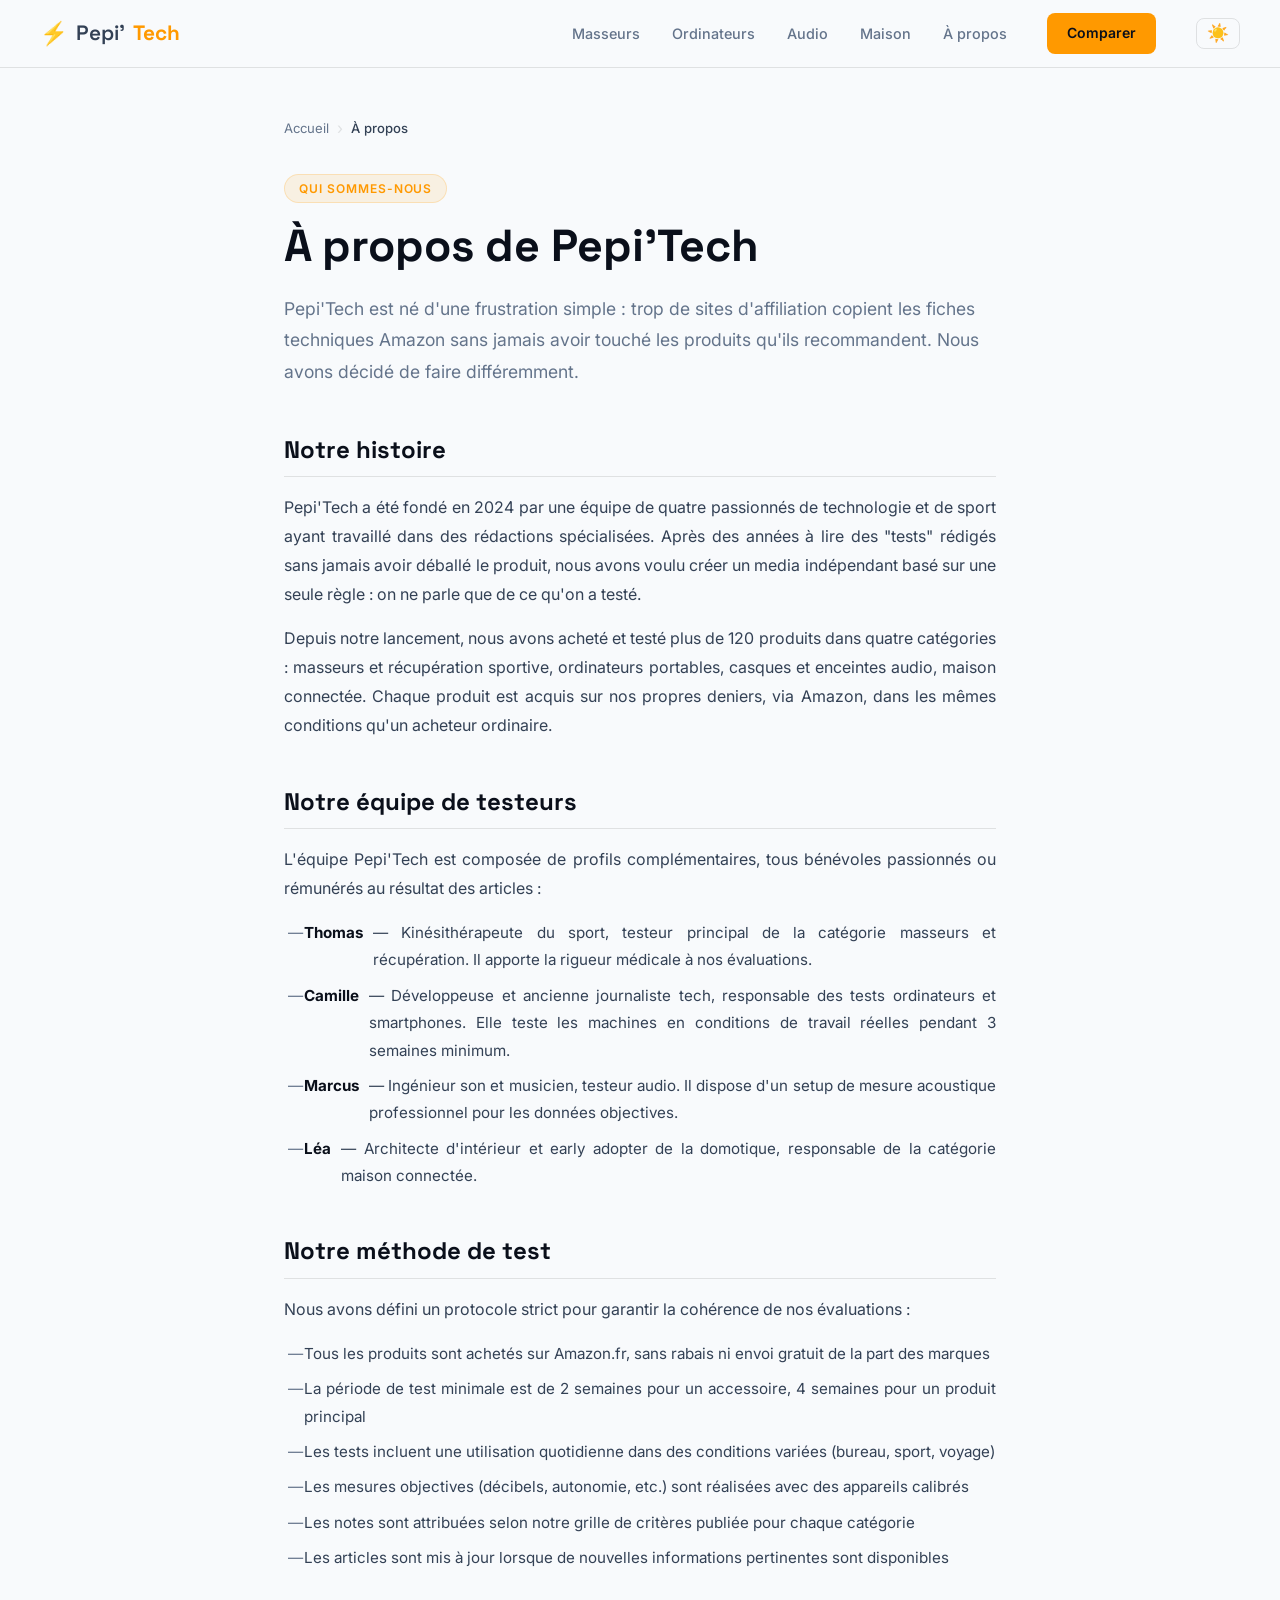
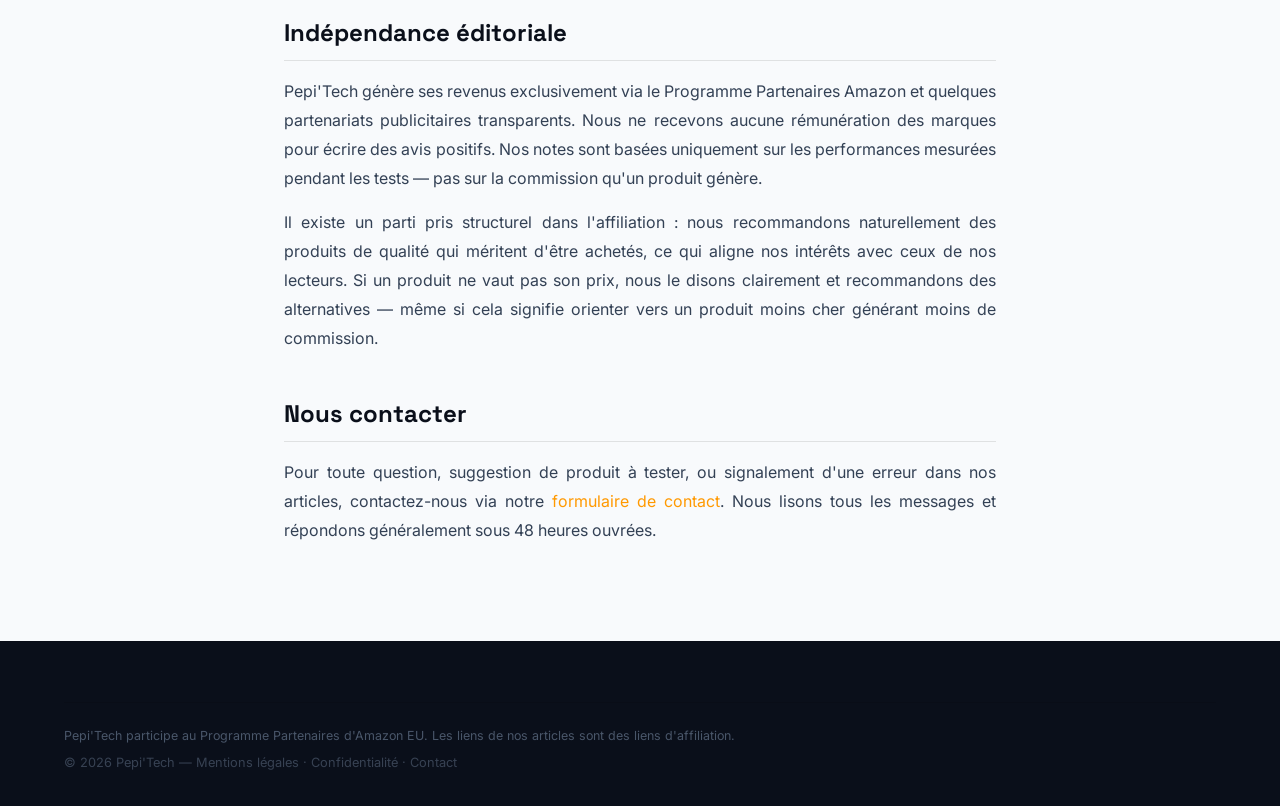
<file: a-propos.html>
<!DOCTYPE html>
<html lang="fr">
<head>
  <meta charset="UTF-8">
  <link rel="icon" href="data:image/svg+xml,<svg xmlns='http://www.w3.org/2000/svg' viewBox='0 0 100 100'><text y='.9em' font-size='90'>⚡</text></svg>" />
  <script>document.documentElement.setAttribute('data-theme',localStorage.getItem('pepitech-theme')||'light');</script>
  <meta name="viewport" content="width=device-width, initial-scale=1.0">
  <title>À propos de Pepi'Tech — Notre méthode de test</title>
  <meta name="description" content="Qui sommes-nous ? Découvrez l'équipe Pepi'Tech, notre méthode de test indépendante et notre engagement pour des avis honnêtes sur les produits Amazon.">
  <link rel="canonical" href="https://donol83170-max.github.io/AmazonAffiliation/a-propos.html">
  <meta name="theme-color" content="#FF9900">
  <link rel="manifest" href="manifest.json">

  <meta property="og:type" content="website">
  <meta property="og:title" content="À propos de Pepi'Tech — Notre méthode de test">
  <meta property="og:description" content="Équipe de testeurs passionnés, méthode de test transparente et indépendance éditoriale totale.">
  <meta property="og:url" content="https://donol83170-max.github.io/AmazonAffiliation/a-propos.html">
  <meta property="og:image" content="https://images.unsplash.com/photo-1544161515-4ab6ce6db874?w=1200&q=80">

  <link rel="preconnect" href="https://fonts.googleapis.com">
  <link rel="preconnect" href="https://fonts.gstatic.com" crossorigin>
  <link href="https://fonts.googleapis.com/css2?family=Inter:wght@400;500;600&family=Space+Grotesk:wght@600;700;800&display=swap" rel="stylesheet">

  <link rel="stylesheet" href="style.css">
  <link rel="stylesheet" href="article.css">
</head>
<body>

<nav class="nav" id="nav">
  <div class="nav-inner">
    <a href="index.html" class="logo">
      <span class="logo-icon">⚡</span>
      Pepi'<strong>Tech</strong>
    </a>
    <ul class="nav-links">
      <li><a href="index.html#selection">Masseurs</a></li>
      <li><a href="index.html#selection">Ordinateurs</a></li>
      <li><a href="index.html#selection">Audio</a></li>
      <li><a href="index.html#selection">Maison</a></li>
      <li><a href="a-propos.html">À propos</a></li>
    </ul>
    <a href="index.html#comparatif" class="nav-cta">Comparer</a>
    <button class="theme-toggle" id="themeToggle" aria-label="Changer le thème">
      <span class="theme-icon">🌙</span>
    </button>
    <button class="burger" id="burger" aria-label="Menu">
      <span></span><span></span><span></span>
    </button>
  </div>
</nav>

<div class="mobile-menu" id="mobile-menu">
  <ul>
    <li><a href="index.html#selection">🛍️ Sélection</a></li>
    <li><a href="index.html">🏠 Accueil</a></li>
    <li><a href="contact.html">📬 Contact</a></li>
  </ul>
</div>

<main class="article-main">
  <div class="article-container">

    <nav class="breadcrumb">
      <a href="index.html">Accueil</a>
      <span class="breadcrumb-sep">›</span>
      <span class="breadcrumb-current">À propos</span>
    </nav>

    <header class="article-header">
      <span class="article-tag">Qui sommes-nous</span>
      <h1>À propos de Pepi'Tech</h1>
      <p class="article-intro">Pepi'Tech est né d'une frustration simple : trop de sites d'affiliation copient les fiches techniques Amazon sans jamais avoir touché les produits qu'ils recommandent. Nous avons décidé de faire différemment.</p>
    </header>

    <div class="article-body">

      <h2>Notre histoire</h2>
      <p>Pepi'Tech a été fondé en 2024 par une équipe de quatre passionnés de technologie et de sport ayant travaillé dans des rédactions spécialisées. Après des années à lire des "tests" rédigés sans jamais avoir déballé le produit, nous avons voulu créer un media indépendant basé sur une seule règle : on ne parle que de ce qu'on a testé.</p>
      <p>Depuis notre lancement, nous avons acheté et testé plus de 120 produits dans quatre catégories : masseurs et récupération sportive, ordinateurs portables, casques et enceintes audio, maison connectée. Chaque produit est acquis sur nos propres deniers, via Amazon, dans les mêmes conditions qu'un acheteur ordinaire.</p>

      <h2>Notre équipe de testeurs</h2>
      <p>L'équipe Pepi'Tech est composée de profils complémentaires, tous bénévoles passionnés ou rémunérés au résultat des articles :</p>
      <ul class="article-list">
        <li><strong>Thomas</strong> — Kinésithérapeute du sport, testeur principal de la catégorie masseurs et récupération. Il apporte la rigueur médicale à nos évaluations.</li>
        <li><strong>Camille</strong> — Développeuse et ancienne journaliste tech, responsable des tests ordinateurs et smartphones. Elle teste les machines en conditions de travail réelles pendant 3 semaines minimum.</li>
        <li><strong>Marcus</strong> — Ingénieur son et musicien, testeur audio. Il dispose d'un setup de mesure acoustique professionnel pour les données objectives.</li>
        <li><strong>Léa</strong> — Architecte d'intérieur et early adopter de la domotique, responsable de la catégorie maison connectée.</li>
      </ul>

      <h2>Notre méthode de test</h2>
      <p>Nous avons défini un protocole strict pour garantir la cohérence de nos évaluations :</p>
      <ul class="article-list">
        <li>Tous les produits sont achetés sur Amazon.fr, sans rabais ni envoi gratuit de la part des marques</li>
        <li>La période de test minimale est de 2 semaines pour un accessoire, 4 semaines pour un produit principal</li>
        <li>Les tests incluent une utilisation quotidienne dans des conditions variées (bureau, sport, voyage)</li>
        <li>Les mesures objectives (décibels, autonomie, etc.) sont réalisées avec des appareils calibrés</li>
        <li>Les notes sont attribuées selon notre grille de critères publiée pour chaque catégorie</li>
        <li>Les articles sont mis à jour lorsque de nouvelles informations pertinentes sont disponibles</li>
      </ul>

      <h2>Indépendance éditoriale</h2>
      <p>Pepi'Tech génère ses revenus exclusivement via le Programme Partenaires Amazon et quelques partenariats publicitaires transparents. Nous ne recevons aucune rémunération des marques pour écrire des avis positifs. Nos notes sont basées uniquement sur les performances mesurées pendant les tests — pas sur la commission qu'un produit génère.</p>
      <p>Il existe un parti pris structurel dans l'affiliation : nous recommandons naturellement des produits de qualité qui méritent d'être achetés, ce qui aligne nos intérêts avec ceux de nos lecteurs. Si un produit ne vaut pas son prix, nous le disons clairement et recommandons des alternatives — même si cela signifie orienter vers un produit moins cher générant moins de commission.</p>

      <h2>Nous contacter</h2>
      <p>Pour toute question, suggestion de produit à tester, ou signalement d'une erreur dans nos articles, contactez-nous via notre <a href="contact.html" style="color:var(--orange);">formulaire de contact</a>. Nous lisons tous les messages et répondons généralement sous 48 heures ouvrées.</p>

    </div>

  </div>
</main>

<footer class="footer">
  <div class="container">
    <div class="footer-bottom">
      <p class="affiliate-note">Pepi'Tech participe au Programme Partenaires d'Amazon EU. Les liens de nos articles sont des liens d'affiliation.</p>
      <p class="copyright">© 2026 Pepi'Tech — <a href="mentions-legales.html">Mentions légales</a> · <a href="confidentialite.html">Confidentialité</a> · <a href="contact.html">Contact</a></p>
    </div>
  </div>
</footer>

<script src="scripts.js"></script>
</body>
</html>
</file>
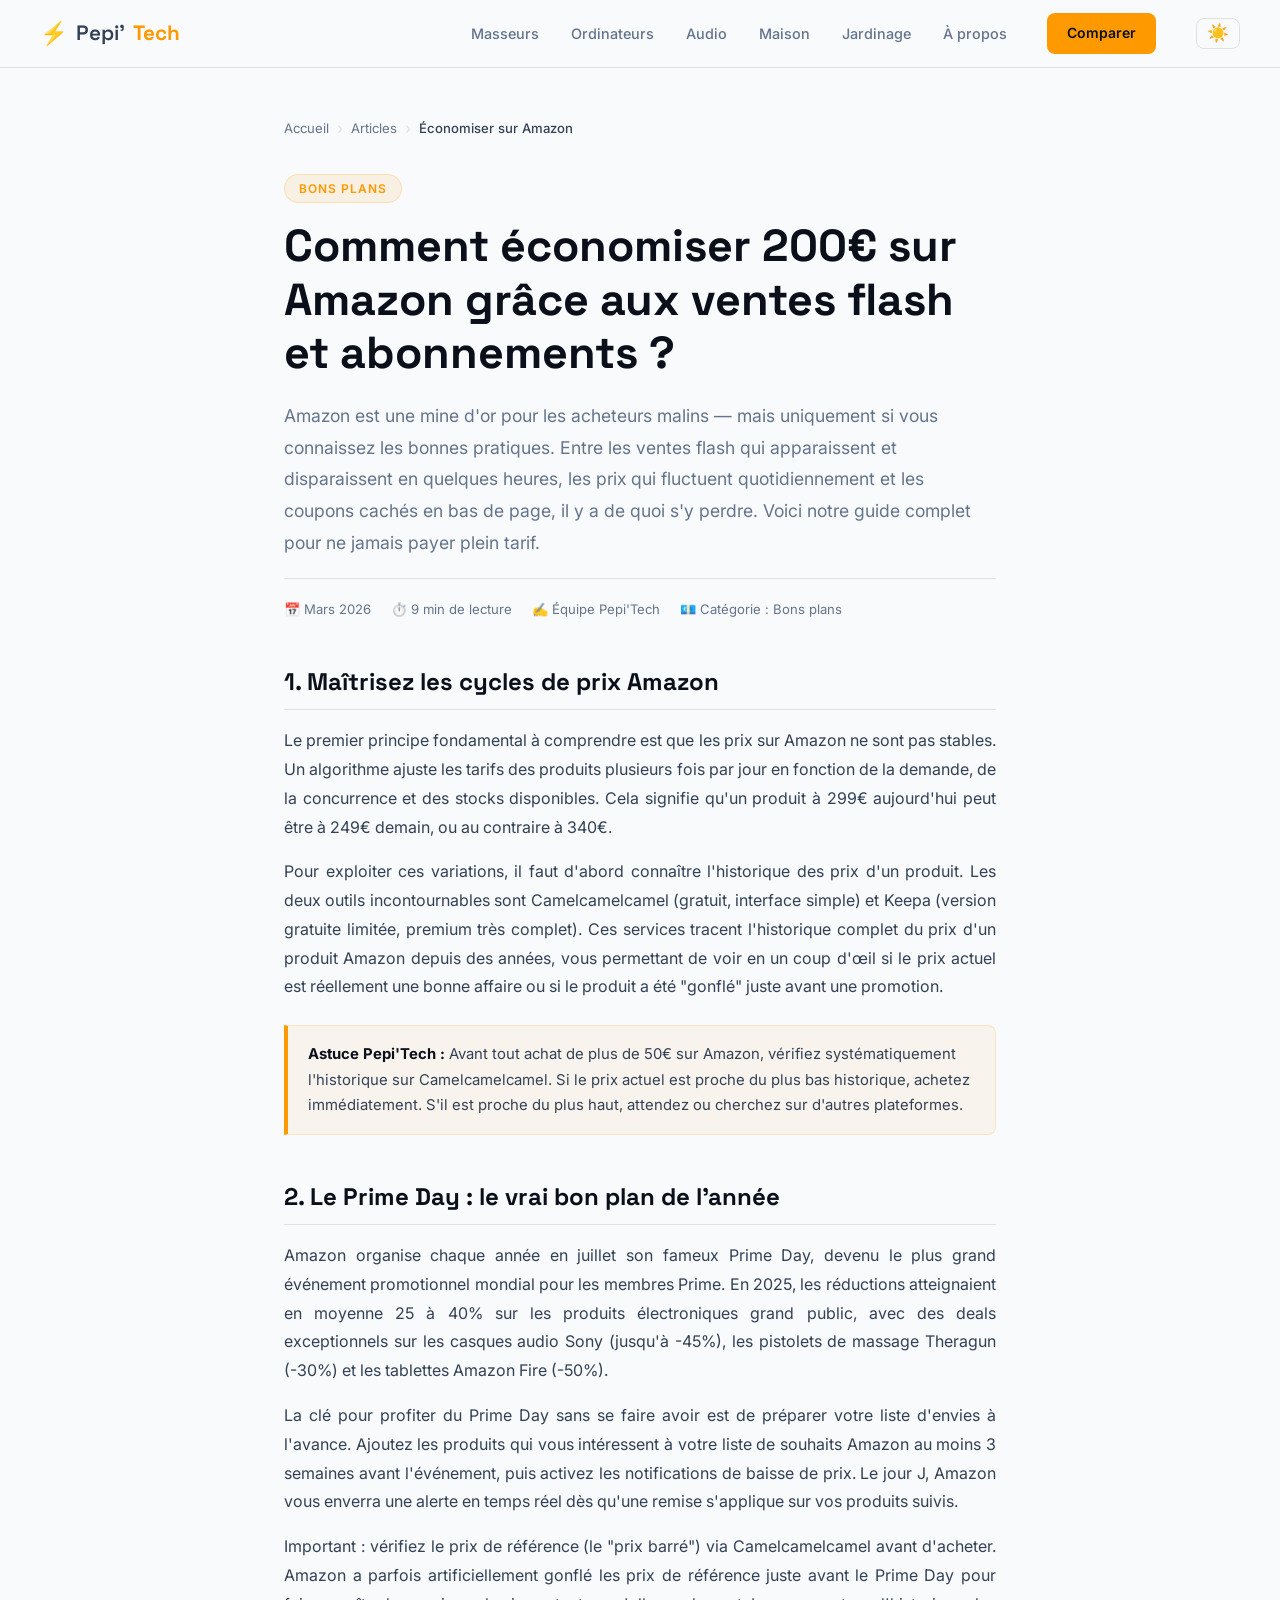
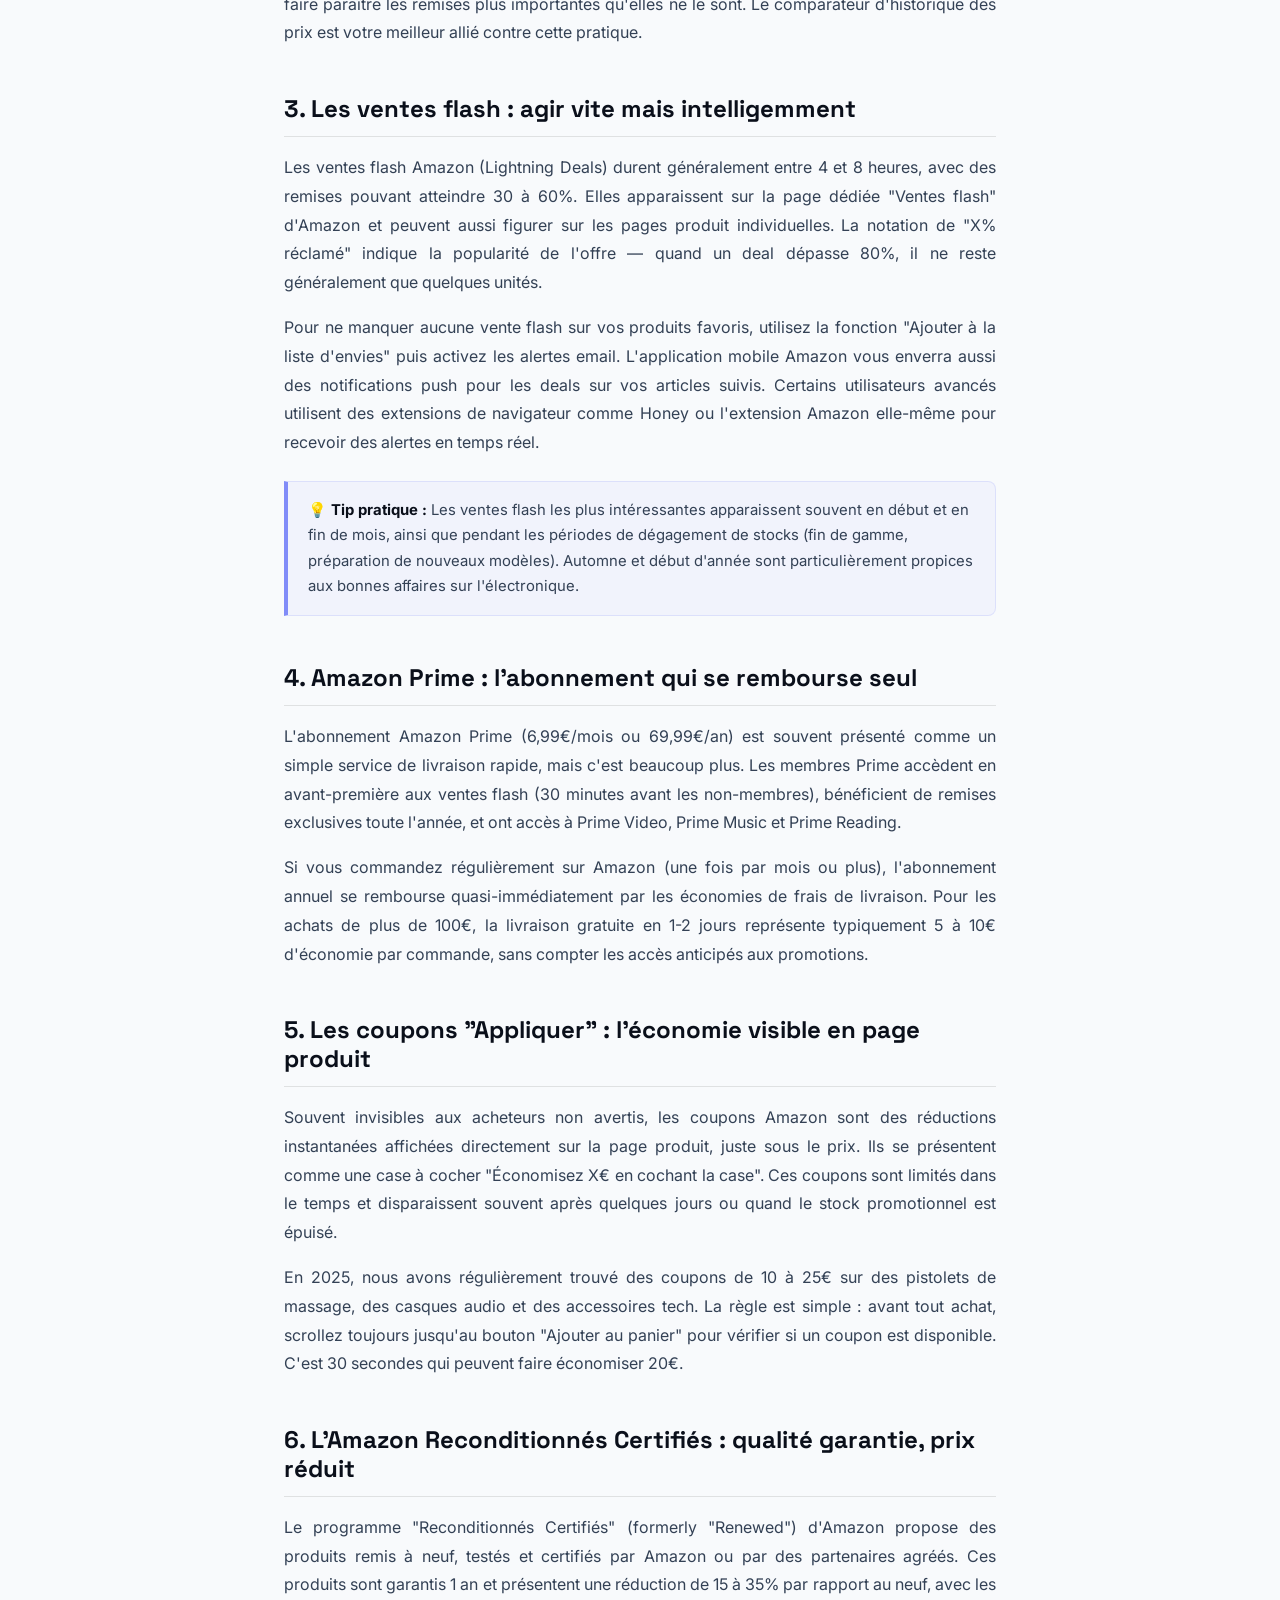
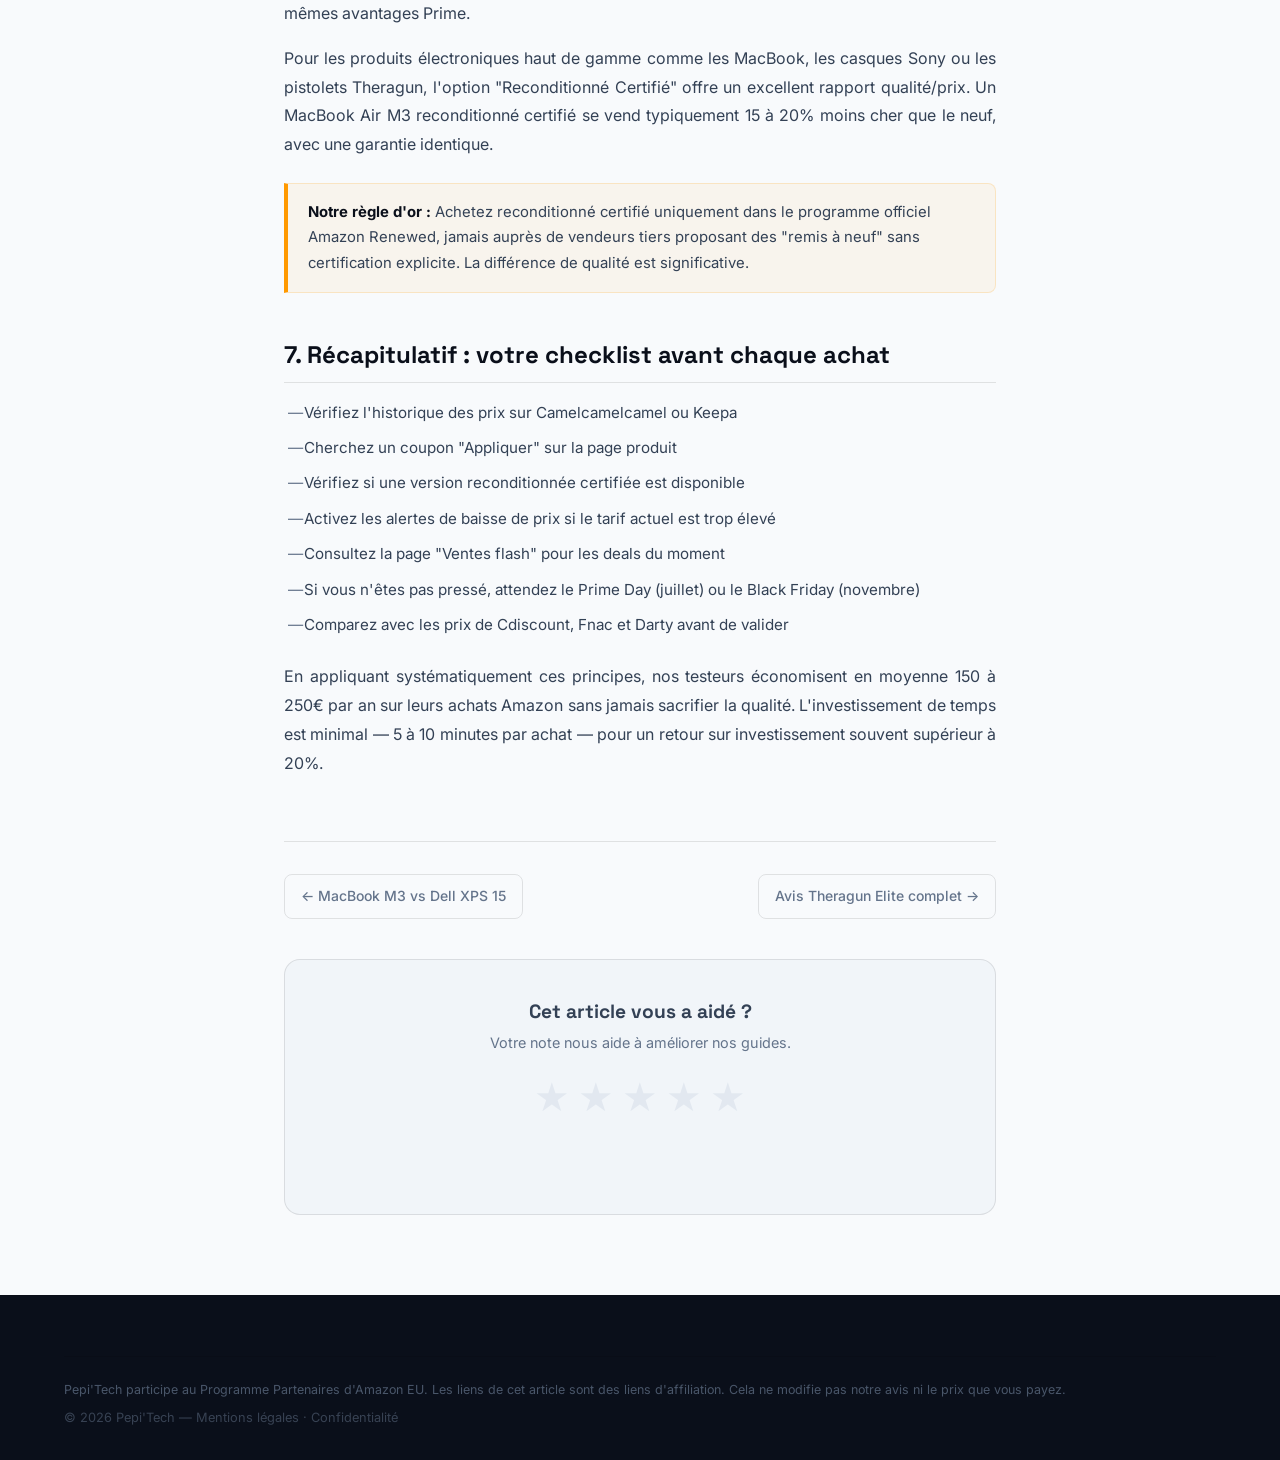
<file: article4.html>
<!DOCTYPE html>
<html lang="fr">
<head>
  <meta charset="UTF-8">
  <link rel="icon" href="data:image/svg+xml,<svg xmlns='http://www.w3.org/2000/svg' viewBox='0 0 100 100'><text y='.9em' font-size='90'>⚡</text></svg>" />
  <script>document.documentElement.setAttribute('data-theme',localStorage.getItem('pepitech-theme')||'light');</script>
  <meta name="viewport" content="width=device-width, initial-scale=1.0">
  <title>Comment économiser 200€ sur Amazon grâce aux ventes flash ? — Pepi'Tech</title>
  <meta name="description" content="Prime Day, ventes flash, abonnements, Camelcamelcamel, Keepa : tous nos conseils pour payer le juste prix sur Amazon et économiser sur vos achats.">
  <link rel="canonical" href="https://donol83170-max.github.io/AmazonAffiliation/article4.html">
  <meta name="theme-color" content="#FF9900">
  <link rel="manifest" href="manifest.json">

  <meta property="og:type" content="article">
  <meta property="og:title" content="Comment économiser 200€ sur Amazon grâce aux ventes flash ?">
  <meta property="og:description" content="Prime Day, ventes flash, Camelcamelcamel, Keepa, reconditionné certifié : tous nos tips pour acheter malin sur Amazon.">
  <meta property="og:url" content="https://donol83170-max.github.io/AmazonAffiliation/article4.html">
  <meta property="og:image" content="https://images.unsplash.com/photo-1544161515-4ab6ce6db874?w=1200&q=80">
  <meta name="twitter:card" content="summary_large_image">

  <link rel="preconnect" href="https://fonts.googleapis.com">
  <link rel="preconnect" href="https://fonts.gstatic.com" crossorigin>
  <link href="https://fonts.googleapis.com/css2?family=Inter:wght@400;500;600&family=Space+Grotesk:wght@600;700;800&display=swap" rel="stylesheet">

  <link rel="stylesheet" href="style.css">
  <link rel="stylesheet" href="article.css">
  <script type="application/ld+json">
  {
    "@context": "https://schema.org",
    "@type": "Article",
    "headline": "Comment économiser 200€ sur Amazon grâce aux ventes flash ?",
    "description": "Prime Day, ventes flash, abonnements, Camelcamelcamel, Keepa : tous nos conseils pour payer le juste prix sur Amazon.",
    "author": {"@type": "Organization", "name": "Pepi'Tech", "url": "https://donol83170-max.github.io/AmazonAffiliation"},
    "publisher": {"@type": "Organization", "name": "Pepi'Tech", "url": "https://donol83170-max.github.io/AmazonAffiliation"},
    "datePublished": "2026-02-10",
    "dateModified": "2026-03-28",
    "mainEntityOfPage": {"@type": "WebPage", "@id": "https://donol83170-max.github.io/AmazonAffiliation/article4.html"},
    "image": "https://images.unsplash.com/photo-1523474253046-8cd2748b5fd2?w=1200&q=80",
    "inLanguage": "fr-FR"
  }
  </script>
</head>
<body>

<nav class="nav" id="nav">
  <div class="nav-inner">
    <a href="index.html" class="logo">
      <span class="logo-icon">⚡</span>
      Pepi'<strong>Tech</strong>
    </a>
    <ul class="nav-links">
      <li><a href="index.html?cat=masseur">Masseurs</a></li>
      <li><a href="index.html?cat=pc">Ordinateurs</a></li>
      <li><a href="index.html?cat=audio">Audio</a></li>
      <li><a href="index.html?cat=maison">Maison</a></li>
      <li><a href="index.html?cat=jardinage">Jardinage</a></li>
      <li><a href="a-propos.html">À propos</a></li>
    </ul>
    <a href="index.html#comparatif" class="nav-cta">Comparer</a>
    <button class="theme-toggle" id="themeToggle" aria-label="Changer le thème">
      <span class="theme-icon">🌙</span>
    </button>
    <button class="burger" id="burger" aria-label="Menu">
      <span></span><span></span><span></span>
    </button>
  </div>
</nav>

<div class="mobile-menu" id="mobile-menu">
  <ul>
    <li><a href="index.html#selection">💆 Masseurs</a></li>
    <li><a href="index.html#selection">💻 Ordinateurs</a></li>
    <li><a href="index.html">🏠 Accueil</a></li>
    <li><a href="contact.html">📬 Contact</a></li>
  </ul>
</div>

<main class="article-main">
  <div class="article-container">

    <nav class="breadcrumb">
      <a href="index.html">Accueil</a>
      <span class="breadcrumb-sep">›</span>
      <a href="index.html#articles">Articles</a>
      <span class="breadcrumb-sep">›</span>
      <span class="breadcrumb-current">Économiser sur Amazon</span>
    </nav>

    <header class="article-header">
      <span class="article-tag">Bons plans</span>
      <h1>Comment économiser 200€ sur Amazon grâce aux ventes flash et abonnements ?</h1>
      <p class="article-intro">Amazon est une mine d'or pour les acheteurs malins — mais uniquement si vous connaissez les bonnes pratiques. Entre les ventes flash qui apparaissent et disparaissent en quelques heures, les prix qui fluctuent quotidiennement et les coupons cachés en bas de page, il y a de quoi s'y perdre. Voici notre guide complet pour ne jamais payer plein tarif.</p>
      <div class="article-meta">
        <span>📅 Mars 2026</span>
        <span>⏱️ 9 min de lecture</span>
        <span>✍️ Équipe Pepi'Tech</span>
        <span>💶 Catégorie : Bons plans</span>
      </div>
    </header>

    <div class="article-body">

      <h2>1. Maîtrisez les cycles de prix Amazon</h2>
      <p>Le premier principe fondamental à comprendre est que les prix sur Amazon ne sont pas stables. Un algorithme ajuste les tarifs des produits plusieurs fois par jour en fonction de la demande, de la concurrence et des stocks disponibles. Cela signifie qu'un produit à 299€ aujourd'hui peut être à 249€ demain, ou au contraire à 340€.</p>
      <p>Pour exploiter ces variations, il faut d'abord connaître l'historique des prix d'un produit. Les deux outils incontournables sont Camelcamelcamel (gratuit, interface simple) et Keepa (version gratuite limitée, premium très complet). Ces services tracent l'historique complet du prix d'un produit Amazon depuis des années, vous permettant de voir en un coup d'œil si le prix actuel est réellement une bonne affaire ou si le produit a été "gonflé" juste avant une promotion.</p>

      <div class="article-callout">
        <strong>Astuce Pepi'Tech :</strong> Avant tout achat de plus de 50€ sur Amazon, vérifiez systématiquement l'historique sur Camelcamelcamel. Si le prix actuel est proche du plus bas historique, achetez immédiatement. S'il est proche du plus haut, attendez ou cherchez sur d'autres plateformes.
      </div>

      <h2>2. Le Prime Day : le vrai bon plan de l'année</h2>
      <p>Amazon organise chaque année en juillet son fameux Prime Day, devenu le plus grand événement promotionnel mondial pour les membres Prime. En 2025, les réductions atteignaient en moyenne 25 à 40% sur les produits électroniques grand public, avec des deals exceptionnels sur les casques audio Sony (jusqu'à -45%), les pistolets de massage Theragun (-30%) et les tablettes Amazon Fire (-50%).</p>
      <p>La clé pour profiter du Prime Day sans se faire avoir est de préparer votre liste d'envies à l'avance. Ajoutez les produits qui vous intéressent à votre liste de souhaits Amazon au moins 3 semaines avant l'événement, puis activez les notifications de baisse de prix. Le jour J, Amazon vous enverra une alerte en temps réel dès qu'une remise s'applique sur vos produits suivis.</p>
      <p>Important : vérifiez le prix de référence (le "prix barré") via Camelcamelcamel avant d'acheter. Amazon a parfois artificiellement gonflé les prix de référence juste avant le Prime Day pour faire paraître les remises plus importantes qu'elles ne le sont. Le comparateur d'historique des prix est votre meilleur allié contre cette pratique.</p>

      <h2>3. Les ventes flash : agir vite mais intelligemment</h2>
      <p>Les ventes flash Amazon (Lightning Deals) durent généralement entre 4 et 8 heures, avec des remises pouvant atteindre 30 à 60%. Elles apparaissent sur la page dédiée "Ventes flash" d'Amazon et peuvent aussi figurer sur les pages produit individuelles. La notation de "X% réclamé" indique la popularité de l'offre — quand un deal dépasse 80%, il ne reste généralement que quelques unités.</p>
      <p>Pour ne manquer aucune vente flash sur vos produits favoris, utilisez la fonction "Ajouter à la liste d'envies" puis activez les alertes email. L'application mobile Amazon vous enverra aussi des notifications push pour les deals sur vos articles suivis. Certains utilisateurs avancés utilisent des extensions de navigateur comme Honey ou l'extension Amazon elle-même pour recevoir des alertes en temps réel.</p>

      <div class="article-callout callout-tip">
        💡 <strong>Tip pratique :</strong> Les ventes flash les plus intéressantes apparaissent souvent en début et en fin de mois, ainsi que pendant les périodes de dégagement de stocks (fin de gamme, préparation de nouveaux modèles). Automne et début d'année sont particulièrement propices aux bonnes affaires sur l'électronique.
      </div>

      <h2>4. Amazon Prime : l'abonnement qui se rembourse seul</h2>
      <p>L'abonnement Amazon Prime (6,99€/mois ou 69,99€/an) est souvent présenté comme un simple service de livraison rapide, mais c'est beaucoup plus. Les membres Prime accèdent en avant-première aux ventes flash (30 minutes avant les non-membres), bénéficient de remises exclusives toute l'année, et ont accès à Prime Video, Prime Music et Prime Reading.</p>
      <p>Si vous commandez régulièrement sur Amazon (une fois par mois ou plus), l'abonnement annuel se rembourse quasi-immédiatement par les économies de frais de livraison. Pour les achats de plus de 100€, la livraison gratuite en 1-2 jours représente typiquement 5 à 10€ d'économie par commande, sans compter les accès anticipés aux promotions.</p>

      <h2>5. Les coupons "Appliquer" : l'économie visible en page produit</h2>
      <p>Souvent invisibles aux acheteurs non avertis, les coupons Amazon sont des réductions instantanées affichées directement sur la page produit, juste sous le prix. Ils se présentent comme une case à cocher "Économisez X€ en cochant la case". Ces coupons sont limités dans le temps et disparaissent souvent après quelques jours ou quand le stock promotionnel est épuisé.</p>
      <p>En 2025, nous avons régulièrement trouvé des coupons de 10 à 25€ sur des pistolets de massage, des casques audio et des accessoires tech. La règle est simple : avant tout achat, scrollez toujours jusqu'au bouton "Ajouter au panier" pour vérifier si un coupon est disponible. C'est 30 secondes qui peuvent faire économiser 20€.</p>

      <h2>6. L'Amazon Reconditionnés Certifiés : qualité garantie, prix réduit</h2>
      <p>Le programme "Reconditionnés Certifiés" (formerly "Renewed") d'Amazon propose des produits remis à neuf, testés et certifiés par Amazon ou par des partenaires agréés. Ces produits sont garantis 1 an et présentent une réduction de 15 à 35% par rapport au neuf, avec les mêmes avantages Prime.</p>
      <p>Pour les produits électroniques haut de gamme comme les MacBook, les casques Sony ou les pistolets Theragun, l'option "Reconditionné Certifié" offre un excellent rapport qualité/prix. Un MacBook Air M3 reconditionné certifié se vend typiquement 15 à 20% moins cher que le neuf, avec une garantie identique.</p>

      <div class="article-callout">
        <strong>Notre règle d'or :</strong> Achetez reconditionné certifié uniquement dans le programme officiel Amazon Renewed, jamais auprès de vendeurs tiers proposant des "remis à neuf" sans certification explicite. La différence de qualité est significative.
      </div>

      <h2>7. Récapitulatif : votre checklist avant chaque achat</h2>
      <ul class="article-list">
        <li>Vérifiez l'historique des prix sur Camelcamelcamel ou Keepa</li>
        <li>Cherchez un coupon "Appliquer" sur la page produit</li>
        <li>Vérifiez si une version reconditionnée certifiée est disponible</li>
        <li>Activez les alertes de baisse de prix si le tarif actuel est trop élevé</li>
        <li>Consultez la page "Ventes flash" pour les deals du moment</li>
        <li>Si vous n'êtes pas pressé, attendez le Prime Day (juillet) ou le Black Friday (novembre)</li>
        <li>Comparez avec les prix de Cdiscount, Fnac et Darty avant de valider</li>
      </ul>

      <p>En appliquant systématiquement ces principes, nos testeurs économisent en moyenne 150 à 250€ par an sur leurs achats Amazon sans jamais sacrifier la qualité. L'investissement de temps est minimal — 5 à 10 minutes par achat — pour un retour sur investissement souvent supérieur à 20%.</p>

    </div>

    <div class="article-footer-links">
      <a href="article3.html" class="prev-article">← MacBook M3 vs Dell XPS 15</a>
      <a href="article5.html" class="next-article">Avis Theragun Elite complet →</a>
    </div>

    <div class="rating-section">
      <h3>Cet article vous a aidé ?</h3>
      <p>Votre note nous aide à améliorer nos guides.</p>
      <div class="stars">
        <span class="star" data-val="1">★</span>
        <span class="star" data-val="2">★</span>
        <span class="star" data-val="3">★</span>
        <span class="star" data-val="4">★</span>
        <span class="star" data-val="5">★</span>
      </div>
      <p class="rating-feedback" id="ratingFeedback"></p>
    </div>

  </div>
</main>

<footer class="footer">
  <div class="container">
    <div class="footer-bottom">
      <p class="affiliate-note">Pepi'Tech participe au Programme Partenaires d'Amazon EU. Les liens de cet article sont des liens d'affiliation. Cela ne modifie pas notre avis ni le prix que vous payez.</p>
      <p class="copyright">© 2026 Pepi'Tech — <a href="mentions-legales.html">Mentions légales</a> · <a href="confidentialite.html">Confidentialité</a></p>
    </div>
  </div>
</footer>

<script src="scripts.js"></script>
</body>
</html>
</file>
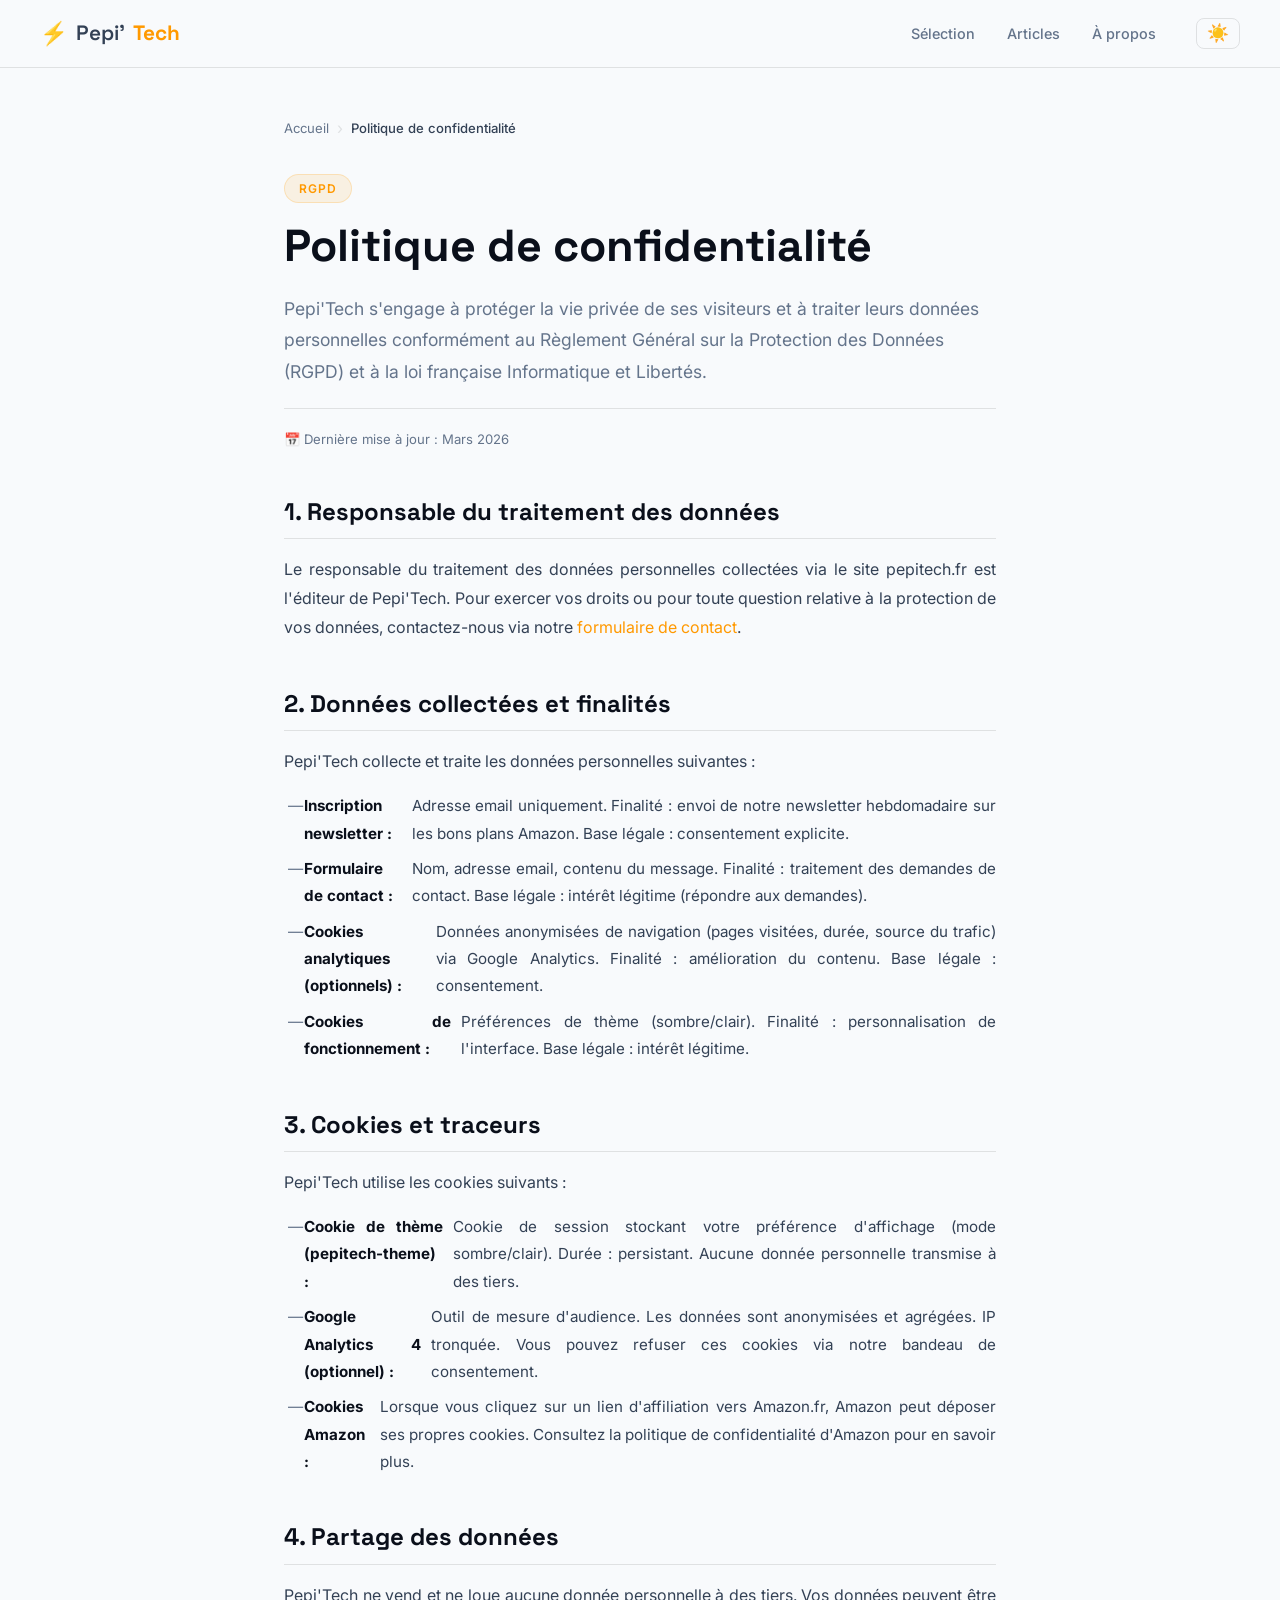
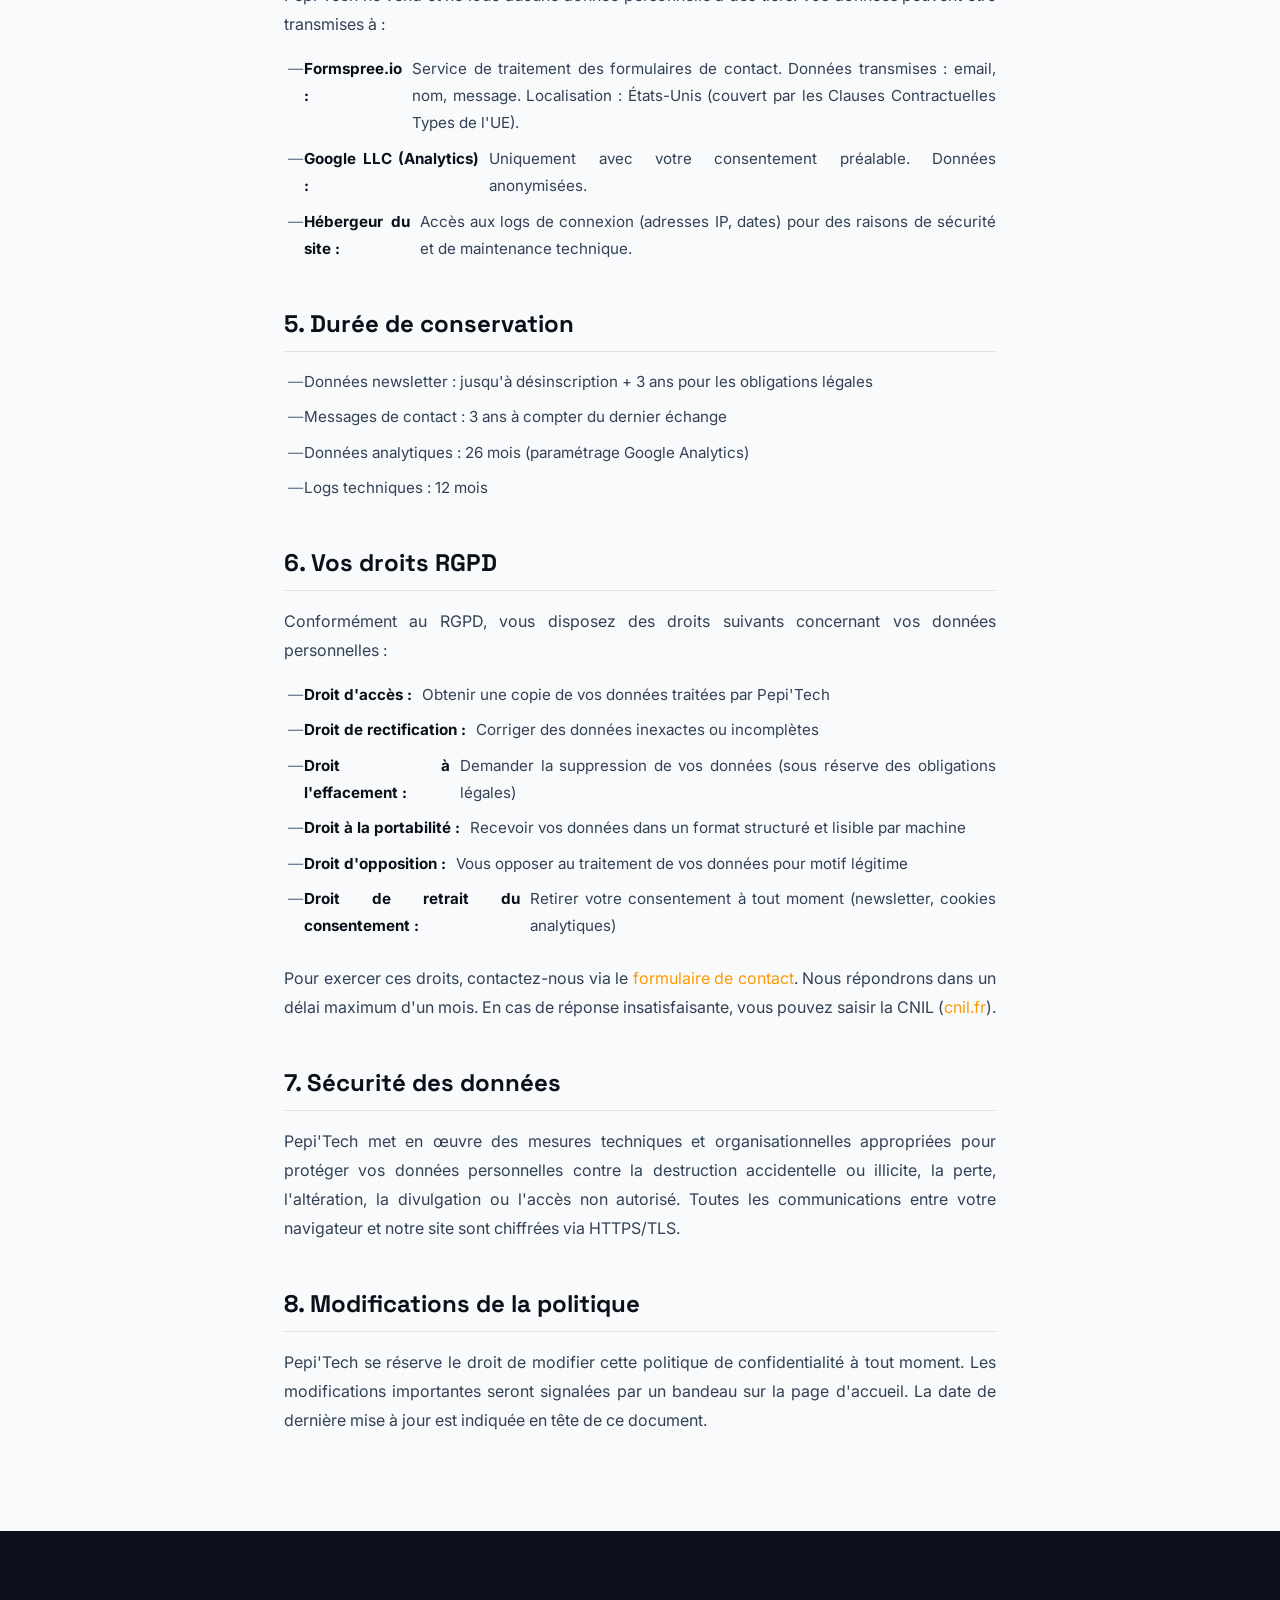
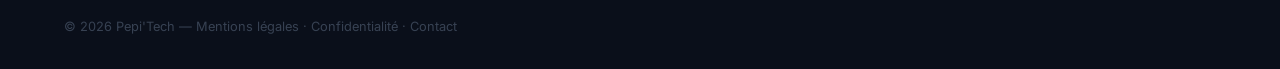
<file: confidentialite.html>
<!DOCTYPE html>
<html lang="fr">
<head>
  <meta charset="UTF-8">
  <link rel="icon" href="data:image/svg+xml,<svg xmlns='http://www.w3.org/2000/svg' viewBox='0 0 100 100'><text y='.9em' font-size='90'>⚡</text></svg>" />
  <script>document.documentElement.setAttribute('data-theme',localStorage.getItem('pepitech-theme')||'light');</script>
  <meta name="viewport" content="width=device-width, initial-scale=1.0">
  <title>Politique de confidentialité — Pepi'Tech</title>
  <meta name="description" content="Politique de confidentialité et protection des données personnelles de Pepi'Tech, conforme au RGPD.">
  <link rel="canonical" href="https://donol83170-max.github.io/AmazonAffiliation/confidentialite.html">
  <meta name="theme-color" content="#FF9900">
  <link rel="manifest" href="manifest.json">
  <meta name="robots" content="noindex">

  <link rel="preconnect" href="https://fonts.googleapis.com">
  <link rel="preconnect" href="https://fonts.gstatic.com" crossorigin>
  <link href="https://fonts.googleapis.com/css2?family=Inter:wght@400;500;600&family=Space+Grotesk:wght@600;700;800&display=swap" rel="stylesheet">

  <link rel="stylesheet" href="style.css">
  <link rel="stylesheet" href="article.css">
</head>
<body>

<nav class="nav" id="nav">
  <div class="nav-inner">
    <a href="index.html" class="logo">
      <span class="logo-icon">⚡</span>
      Pepi'<strong>Tech</strong>
    </a>
    <ul class="nav-links">
      <li><a href="index.html#selection">Sélection</a></li>
      <li><a href="index.html#articles">Articles</a></li>
      <li><a href="a-propos.html">À propos</a></li>
    </ul>
    <button class="theme-toggle" id="themeToggle" aria-label="Changer le thème">
      <span class="theme-icon">🌙</span>
    </button>
    <button class="burger" id="burger" aria-label="Menu">
      <span></span><span></span><span></span>
    </button>
  </div>
</nav>

<div class="mobile-menu" id="mobile-menu">
  <ul>
    <li><a href="index.html">🏠 Accueil</a></li>
    <li><a href="contact.html">📬 Contact</a></li>
  </ul>
</div>

<main class="article-main">
  <div class="article-container">

    <nav class="breadcrumb">
      <a href="index.html">Accueil</a>
      <span class="breadcrumb-sep">›</span>
      <span class="breadcrumb-current">Politique de confidentialité</span>
    </nav>

    <header class="article-header">
      <span class="article-tag">RGPD</span>
      <h1>Politique de confidentialité</h1>
      <p class="article-intro">Pepi'Tech s'engage à protéger la vie privée de ses visiteurs et à traiter leurs données personnelles conformément au Règlement Général sur la Protection des Données (RGPD) et à la loi française Informatique et Libertés.</p>
      <div class="article-meta">
        <span>📅 Dernière mise à jour : Mars 2026</span>
      </div>
    </header>

    <div class="article-body">

      <h2>1. Responsable du traitement des données</h2>
      <p>Le responsable du traitement des données personnelles collectées via le site pepitech.fr est l'éditeur de Pepi'Tech. Pour exercer vos droits ou pour toute question relative à la protection de vos données, contactez-nous via notre <a href="contact.html" style="color:var(--orange);">formulaire de contact</a>.</p>

      <h2>2. Données collectées et finalités</h2>
      <p>Pepi'Tech collecte et traite les données personnelles suivantes :</p>
      <ul class="article-list">
        <li><strong>Inscription newsletter :</strong> Adresse email uniquement. Finalité : envoi de notre newsletter hebdomadaire sur les bons plans Amazon. Base légale : consentement explicite.</li>
        <li><strong>Formulaire de contact :</strong> Nom, adresse email, contenu du message. Finalité : traitement des demandes de contact. Base légale : intérêt légitime (répondre aux demandes).</li>
        <li><strong>Cookies analytiques (optionnels) :</strong> Données anonymisées de navigation (pages visitées, durée, source du trafic) via Google Analytics. Finalité : amélioration du contenu. Base légale : consentement.</li>
        <li><strong>Cookies de fonctionnement :</strong> Préférences de thème (sombre/clair). Finalité : personnalisation de l'interface. Base légale : intérêt légitime.</li>
      </ul>

      <h2>3. Cookies et traceurs</h2>
      <p>Pepi'Tech utilise les cookies suivants :</p>
      <ul class="article-list">
        <li><strong>Cookie de thème (pepitech-theme) :</strong> Cookie de session stockant votre préférence d'affichage (mode sombre/clair). Durée : persistant. Aucune donnée personnelle transmise à des tiers.</li>
        <li><strong>Google Analytics 4 (optionnel) :</strong> Outil de mesure d'audience. Les données sont anonymisées et agrégées. IP tronquée. Vous pouvez refuser ces cookies via notre bandeau de consentement.</li>
        <li><strong>Cookies Amazon :</strong> Lorsque vous cliquez sur un lien d'affiliation vers Amazon.fr, Amazon peut déposer ses propres cookies. Consultez la politique de confidentialité d'Amazon pour en savoir plus.</li>
      </ul>

      <h2>4. Partage des données</h2>
      <p>Pepi'Tech ne vend et ne loue aucune donnée personnelle à des tiers. Vos données peuvent être transmises à :</p>
      <ul class="article-list">
        <li><strong>Formspree.io :</strong> Service de traitement des formulaires de contact. Données transmises : email, nom, message. Localisation : États-Unis (couvert par les Clauses Contractuelles Types de l'UE).</li>
        <li><strong>Google LLC (Analytics) :</strong> Uniquement avec votre consentement préalable. Données anonymisées.</li>
        <li><strong>Hébergeur du site :</strong> Accès aux logs de connexion (adresses IP, dates) pour des raisons de sécurité et de maintenance technique.</li>
      </ul>

      <h2>5. Durée de conservation</h2>
      <ul class="article-list">
        <li>Données newsletter : jusqu'à désinscription + 3 ans pour les obligations légales</li>
        <li>Messages de contact : 3 ans à compter du dernier échange</li>
        <li>Données analytiques : 26 mois (paramétrage Google Analytics)</li>
        <li>Logs techniques : 12 mois</li>
      </ul>

      <h2>6. Vos droits RGPD</h2>
      <p>Conformément au RGPD, vous disposez des droits suivants concernant vos données personnelles :</p>
      <ul class="article-list">
        <li><strong>Droit d'accès :</strong> Obtenir une copie de vos données traitées par Pepi'Tech</li>
        <li><strong>Droit de rectification :</strong> Corriger des données inexactes ou incomplètes</li>
        <li><strong>Droit à l'effacement :</strong> Demander la suppression de vos données (sous réserve des obligations légales)</li>
        <li><strong>Droit à la portabilité :</strong> Recevoir vos données dans un format structuré et lisible par machine</li>
        <li><strong>Droit d'opposition :</strong> Vous opposer au traitement de vos données pour motif légitime</li>
        <li><strong>Droit de retrait du consentement :</strong> Retirer votre consentement à tout moment (newsletter, cookies analytiques)</li>
      </ul>
      <p>Pour exercer ces droits, contactez-nous via le <a href="contact.html" style="color:var(--orange);">formulaire de contact</a>. Nous répondrons dans un délai maximum d'un mois. En cas de réponse insatisfaisante, vous pouvez saisir la CNIL (<a href="https://www.cnil.fr" target="_blank" rel="noopener" style="color:var(--orange);">cnil.fr</a>).</p>

      <h2>7. Sécurité des données</h2>
      <p>Pepi'Tech met en œuvre des mesures techniques et organisationnelles appropriées pour protéger vos données personnelles contre la destruction accidentelle ou illicite, la perte, l'altération, la divulgation ou l'accès non autorisé. Toutes les communications entre votre navigateur et notre site sont chiffrées via HTTPS/TLS.</p>

      <h2>8. Modifications de la politique</h2>
      <p>Pepi'Tech se réserve le droit de modifier cette politique de confidentialité à tout moment. Les modifications importantes seront signalées par un bandeau sur la page d'accueil. La date de dernière mise à jour est indiquée en tête de ce document.</p>

    </div>

  </div>
</main>

<footer class="footer">
  <div class="container">
    <div class="footer-bottom">
      <p class="copyright">© 2026 Pepi'Tech — <a href="mentions-legales.html">Mentions légales</a> · <a href="confidentialite.html">Confidentialité</a> · <a href="contact.html">Contact</a></p>
    </div>
  </div>
</footer>

<script src="scripts.js"></script>
</body>
</html>
</file>
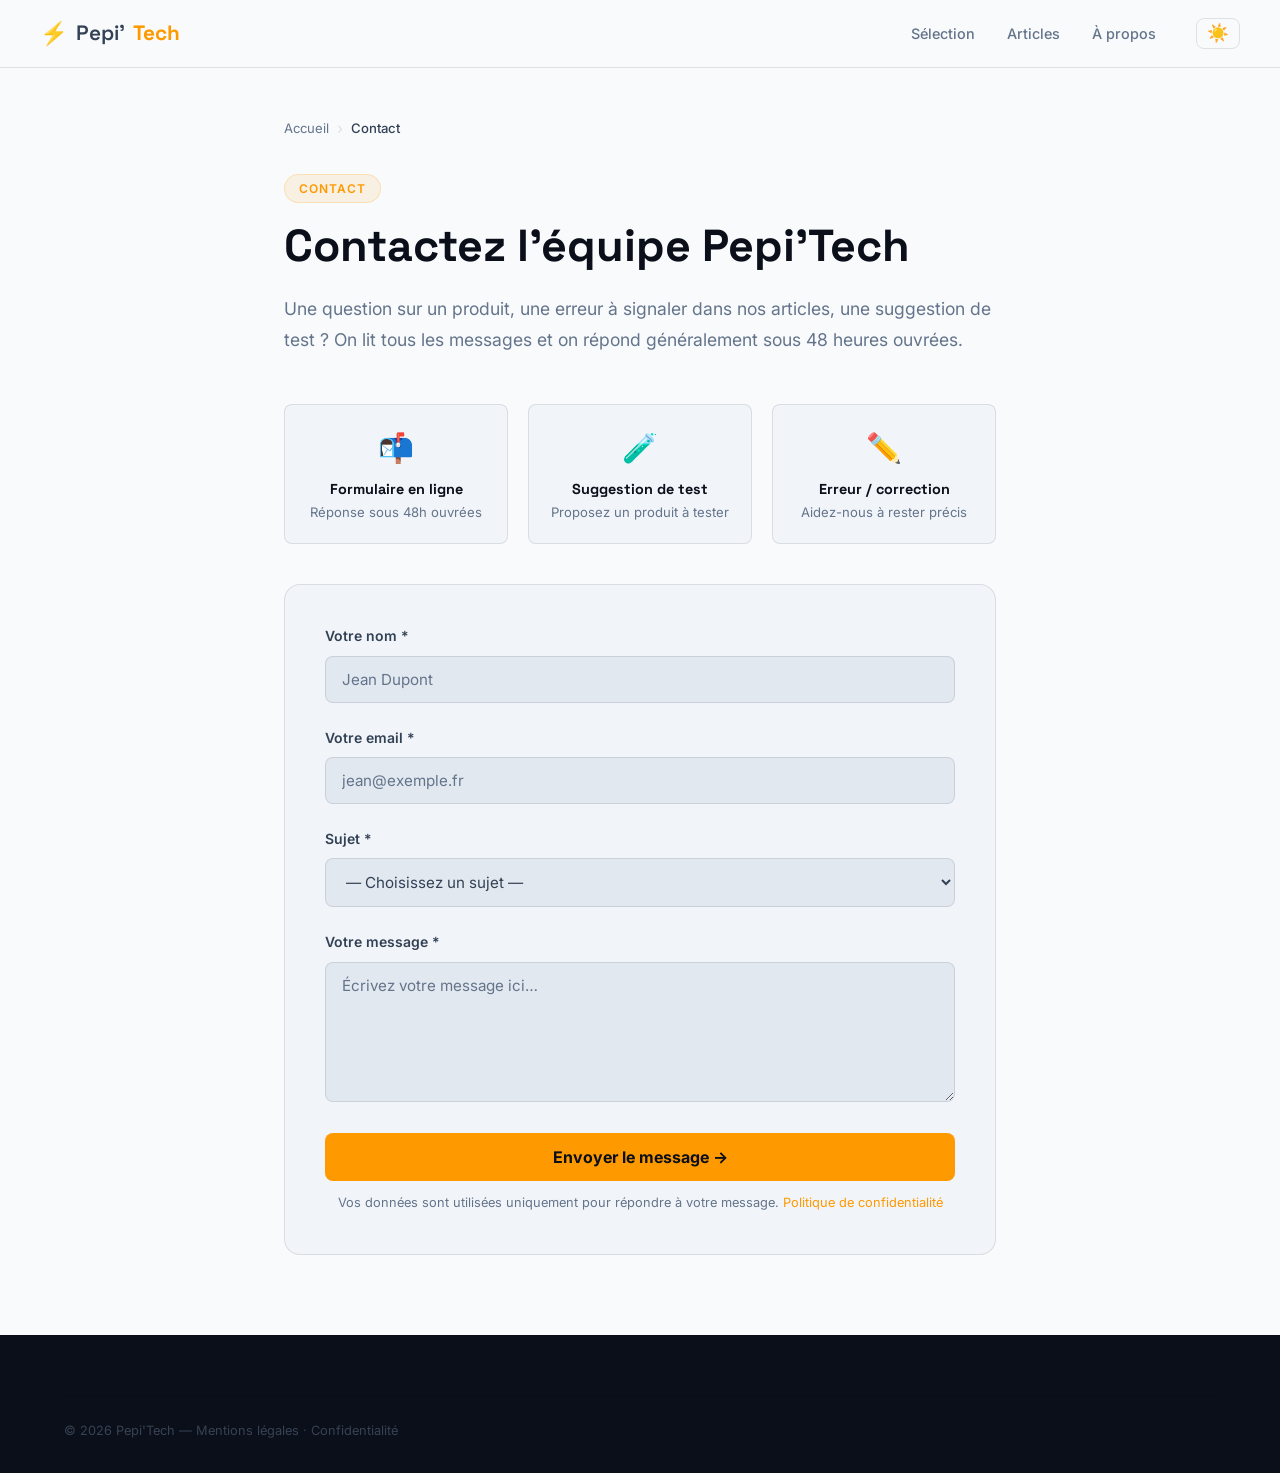
<file: contact.html>
<!DOCTYPE html>
<html lang="fr">
<head>
  <meta charset="UTF-8">
  <link rel="icon" href="data:image/svg+xml,<svg xmlns='http://www.w3.org/2000/svg' viewBox='0 0 100 100'><text y='.9em' font-size='90'>⚡</text></svg>" />
  <script>document.documentElement.setAttribute('data-theme',localStorage.getItem('pepitech-theme')||'light');</script>
  <meta name="viewport" content="width=device-width, initial-scale=1.0">
  <title>Contact — Pepi'Tech</title>
  <meta name="description" content="Contactez l'équipe Pepi'Tech pour toute question, suggestion de test produit ou partenariat.">
  <link rel="canonical" href="https://donol83170-max.github.io/AmazonAffiliation/contact.html">
  <meta name="theme-color" content="#FF9900">
  <link rel="manifest" href="manifest.json">

  <meta property="og:type" content="website">
  <meta property="og:title" content="Contact — Pepi'Tech">
  <meta property="og:description" content="Contactez l'équipe Pepi'Tech pour toute question ou suggestion de test produit.">
  <meta property="og:url" content="https://donol83170-max.github.io/AmazonAffiliation/contact.html">

  <link rel="preconnect" href="https://fonts.googleapis.com">
  <link rel="preconnect" href="https://fonts.gstatic.com" crossorigin>
  <link href="https://fonts.googleapis.com/css2?family=Inter:wght@400;500;600&family=Space+Grotesk:wght@600;700;800&display=swap" rel="stylesheet">

  <link rel="stylesheet" href="style.css">
  <link rel="stylesheet" href="article.css">
  <style>
    .contact-form {
      background: var(--bg2);
      border: 1px solid var(--border);
      border-radius: var(--radius);
      padding: 40px;
      margin-top: 40px;
    }
    .form-group {
      margin-bottom: 24px;
    }
    .form-label {
      display: block;
      font-size: 0.875rem;
      font-weight: 600;
      color: var(--text);
      margin-bottom: 8px;
    }
    .form-input, .form-textarea, .form-select {
      width: 100%;
      background: var(--bg3);
      border: 1px solid var(--border);
      border-radius: var(--radius-sm);
      padding: 13px 16px;
      font-size: 0.95rem;
      color: var(--text);
      font-family: inherit;
      outline: none;
      transition: border-color 0.2s;
    }
    .form-input:focus, .form-textarea:focus, .form-select:focus {
      border-color: var(--orange);
    }
    .form-textarea { resize: vertical; min-height: 140px; }
    .form-input::placeholder, .form-textarea::placeholder { color: var(--muted); }
    .form-submit {
      background: var(--orange);
      color: #0a0f1a;
      border: none;
      border-radius: var(--radius-sm);
      padding: 14px 32px;
      font-size: 1rem;
      font-weight: 700;
      cursor: pointer;
      font-family: inherit;
      transition: background 0.2s, transform 0.15s;
      width: 100%;
    }
    .form-submit:hover { background: var(--orange-d); transform: translateY(-1px); }
    .form-note {
      font-size: 0.8rem;
      color: var(--muted);
      margin-top: 12px;
      text-align: center;
    }
    .contact-info-grid {
      display: grid;
      grid-template-columns: repeat(auto-fit, minmax(200px, 1fr));
      gap: 20px;
      margin: 40px 0;
    }
    .contact-info-item {
      background: var(--bg2);
      border: 1px solid var(--border);
      border-radius: var(--radius-sm);
      padding: 20px;
      text-align: center;
    }
    .contact-info-icon { font-size: 1.8rem; margin-bottom: 10px; display: block; }
    .contact-info-item h4 { font-size: 0.9rem; color: var(--white); margin-bottom: 4px; }
    .contact-info-item p { font-size: 0.82rem; color: var(--muted); }
    @media (max-width: 600px) { .contact-form { padding: 24px; } }
  </style>
</head>
<body>

<nav class="nav" id="nav">
  <div class="nav-inner">
    <a href="index.html" class="logo">
      <span class="logo-icon">⚡</span>
      Pepi'<strong>Tech</strong>
    </a>
    <ul class="nav-links">
      <li><a href="index.html#selection">Sélection</a></li>
      <li><a href="index.html#articles">Articles</a></li>
      <li><a href="a-propos.html">À propos</a></li>
    </ul>
    <button class="theme-toggle" id="themeToggle" aria-label="Changer le thème">
      <span class="theme-icon">🌙</span>
    </button>
    <button class="burger" id="burger" aria-label="Menu">
      <span></span><span></span><span></span>
    </button>
  </div>
</nav>

<div class="mobile-menu" id="mobile-menu">
  <ul>
    <li><a href="index.html">🏠 Accueil</a></li>
    <li><a href="a-propos.html">ℹ️ À propos</a></li>
  </ul>
</div>

<main class="article-main">
  <div class="article-container">

    <nav class="breadcrumb">
      <a href="index.html">Accueil</a>
      <span class="breadcrumb-sep">›</span>
      <span class="breadcrumb-current">Contact</span>
    </nav>

    <header class="article-header">
      <span class="article-tag">Contact</span>
      <h1>Contactez l'équipe Pepi'Tech</h1>
      <p class="article-intro">Une question sur un produit, une erreur à signaler dans nos articles, une suggestion de test ? On lit tous les messages et on répond généralement sous 48 heures ouvrées.</p>
    </header>

    <div class="contact-info-grid">
      <div class="contact-info-item">
        <span class="contact-info-icon">📬</span>
        <h4>Formulaire en ligne</h4>
        <p>Réponse sous 48h ouvrées</p>
      </div>
      <div class="contact-info-item">
        <span class="contact-info-icon">🧪</span>
        <h4>Suggestion de test</h4>
        <p>Proposez un produit à tester</p>
      </div>
      <div class="contact-info-item">
        <span class="contact-info-icon">✏️</span>
        <h4>Erreur / correction</h4>
        <p>Aidez-nous à rester précis</p>
      </div>
    </div>

    <form class="contact-form" action="https://formspree.io/f/XXXXXXXX" method="POST">
      <div class="form-group">
        <label class="form-label" for="contact-name">Votre nom *</label>
        <input type="text" class="form-input" id="contact-name" name="name" placeholder="Jean Dupont" required>
      </div>

      <div class="form-group">
        <label class="form-label" for="contact-email">Votre email *</label>
        <input type="email" class="form-input" id="contact-email" name="email" placeholder="jean@exemple.fr" required>
      </div>

      <div class="form-group">
        <label class="form-label" for="contact-subject">Sujet *</label>
        <select class="form-select" id="contact-subject" name="subject" required>
          <option value="">— Choisissez un sujet —</option>
          <option value="question-produit">Question sur un produit</option>
          <option value="suggestion-test">Suggestion de produit à tester</option>
          <option value="erreur-article">Signaler une erreur dans un article</option>
          <option value="partenariat">Partenariat / presse</option>
          <option value="rgpd">Demande RGPD (mes données)</option>
          <option value="autre">Autre</option>
        </select>
      </div>

      <div class="form-group">
        <label class="form-label" for="contact-message">Votre message *</label>
        <textarea class="form-textarea" id="contact-message" name="message" placeholder="Écrivez votre message ici…" required></textarea>
      </div>

      <!-- Honeypot anti-spam -->
      <input type="text" name="_gotcha" style="display:none">
      <input type="hidden" name="_subject" value="Nouveau message Pepi'Tech">
      <input type="hidden" name="_next" value="https://donol83170-max.github.io/AmazonAffiliation/contact.html?sent=true">

      <button type="submit" class="form-submit" id="formSubmitBtn">Envoyer le message →</button>
      <p class="form-note">Vos données sont utilisées uniquement pour répondre à votre message. <a href="confidentialite.html" style="color:var(--orange);">Politique de confidentialité</a></p>
    </form>

  </div>
</main>

<footer class="footer">
  <div class="container">
    <div class="footer-bottom">
      <p class="copyright">© 2026 Pepi'Tech — <a href="mentions-legales.html">Mentions légales</a> · <a href="confidentialite.html">Confidentialité</a></p>
    </div>
  </div>
</footer>

<script src="scripts.js"></script>
<script>
  const contactForm = document.querySelector('.contact-form');
  const submitBtn = document.getElementById('formSubmitBtn');
  if (contactForm && submitBtn) {
    contactForm.addEventListener('submit', function() {
      submitBtn.disabled = true;
      submitBtn.textContent = 'Envoi en cours…';
      submitBtn.style.opacity = '0.7';
    });
  }
</script>
</body>
</html>
</file>
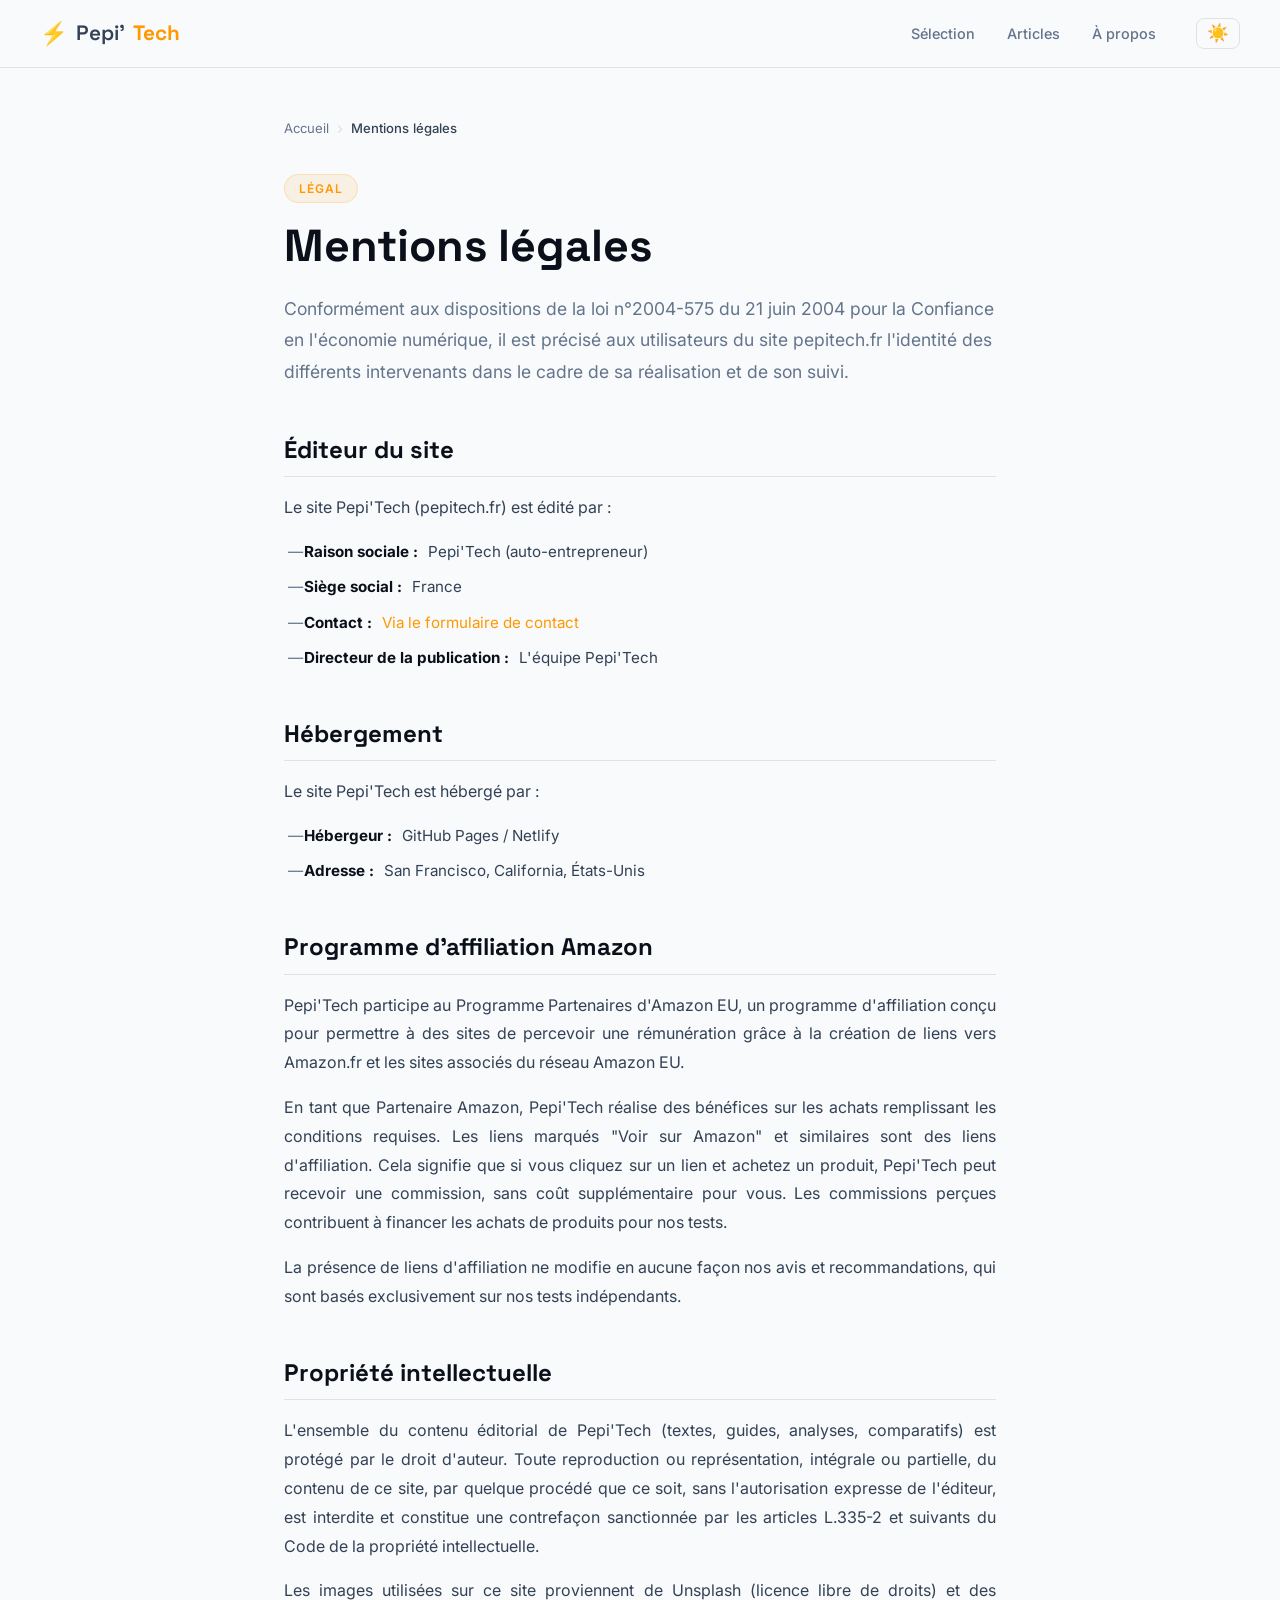
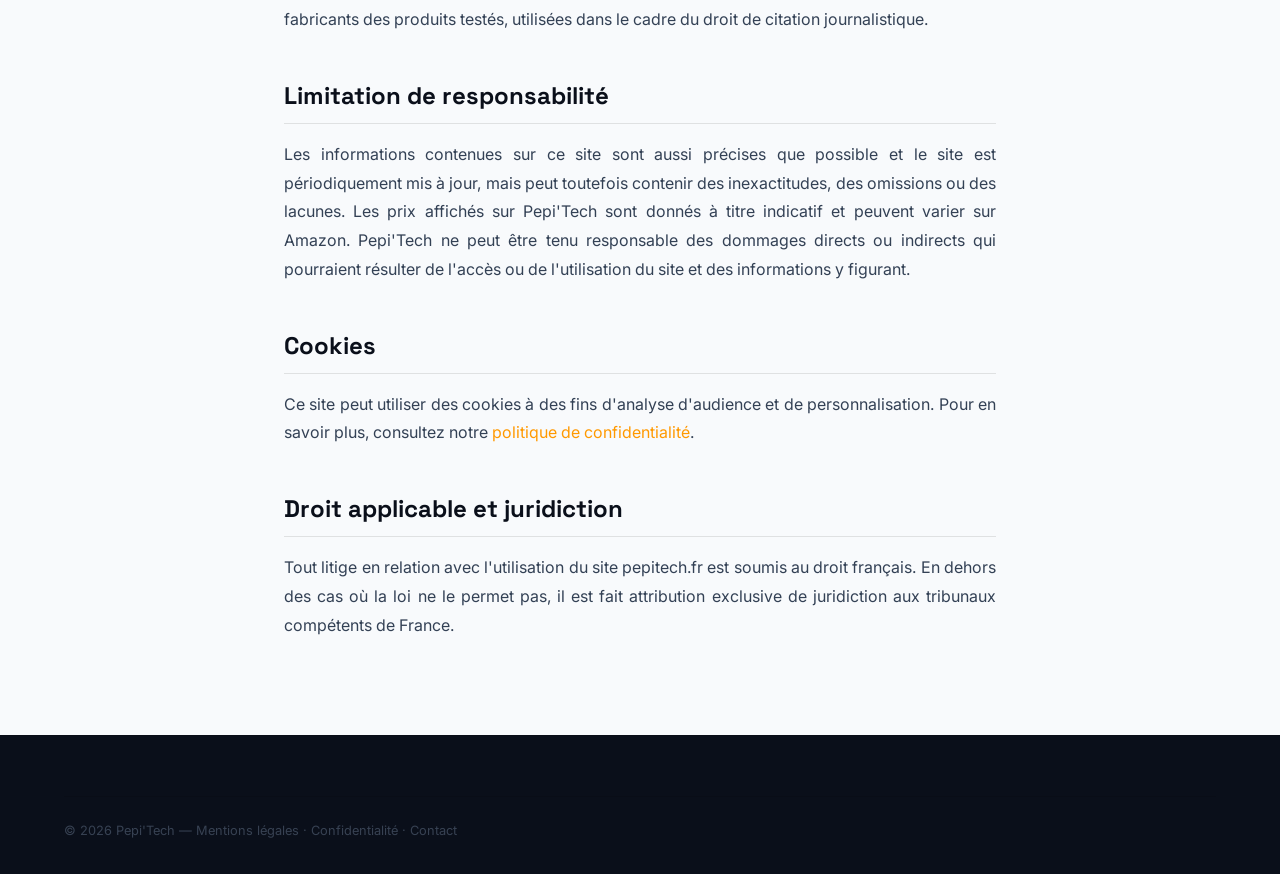
<file: mentions-legales.html>
<!DOCTYPE html>
<html lang="fr">
<head>
  <meta charset="UTF-8">
  <link rel="icon" href="data:image/svg+xml,<svg xmlns='http://www.w3.org/2000/svg' viewBox='0 0 100 100'><text y='.9em' font-size='90'>⚡</text></svg>" />
  <script>document.documentElement.setAttribute('data-theme',localStorage.getItem('pepitech-theme')||'light');</script>
  <meta name="viewport" content="width=device-width, initial-scale=1.0">
  <title>Mentions légales — Pepi'Tech</title>
  <meta name="description" content="Mentions légales du site Pepi'Tech, site d'affiliation Amazon. Éditeur, hébergeur, responsabilité et programme partenaires Amazon.">
  <link rel="canonical" href="https://donol83170-max.github.io/AmazonAffiliation/mentions-legales.html">
  <meta name="theme-color" content="#FF9900">
  <link rel="manifest" href="manifest.json">
  <meta name="robots" content="noindex">

  <link rel="preconnect" href="https://fonts.googleapis.com">
  <link rel="preconnect" href="https://fonts.gstatic.com" crossorigin>
  <link href="https://fonts.googleapis.com/css2?family=Inter:wght@400;500;600&family=Space+Grotesk:wght@600;700;800&display=swap" rel="stylesheet">

  <link rel="stylesheet" href="style.css">
  <link rel="stylesheet" href="article.css">
</head>
<body>

<nav class="nav" id="nav">
  <div class="nav-inner">
    <a href="index.html" class="logo">
      <span class="logo-icon">⚡</span>
      Pepi'<strong>Tech</strong>
    </a>
    <ul class="nav-links">
      <li><a href="index.html#selection">Sélection</a></li>
      <li><a href="index.html#articles">Articles</a></li>
      <li><a href="a-propos.html">À propos</a></li>
    </ul>
    <button class="theme-toggle" id="themeToggle" aria-label="Changer le thème">
      <span class="theme-icon">🌙</span>
    </button>
    <button class="burger" id="burger" aria-label="Menu">
      <span></span><span></span><span></span>
    </button>
  </div>
</nav>

<div class="mobile-menu" id="mobile-menu">
  <ul>
    <li><a href="index.html">🏠 Accueil</a></li>
    <li><a href="contact.html">📬 Contact</a></li>
  </ul>
</div>

<main class="article-main">
  <div class="article-container">

    <nav class="breadcrumb">
      <a href="index.html">Accueil</a>
      <span class="breadcrumb-sep">›</span>
      <span class="breadcrumb-current">Mentions légales</span>
    </nav>

    <header class="article-header">
      <span class="article-tag">Légal</span>
      <h1>Mentions légales</h1>
      <p class="article-intro">Conformément aux dispositions de la loi n°2004-575 du 21 juin 2004 pour la Confiance en l'économie numérique, il est précisé aux utilisateurs du site pepitech.fr l'identité des différents intervenants dans le cadre de sa réalisation et de son suivi.</p>
    </header>

    <div class="article-body">

      <h2>Éditeur du site</h2>
      <p>Le site Pepi'Tech (pepitech.fr) est édité par :</p>
      <ul class="article-list">
        <li><strong>Raison sociale :</strong> Pepi'Tech (auto-entrepreneur)</li>
        <li><strong>Siège social :</strong> France</li>
        <li><strong>Contact :</strong> <a href="contact.html" style="color:var(--orange);">Via le formulaire de contact</a></li>
        <li><strong>Directeur de la publication :</strong> L'équipe Pepi'Tech</li>
      </ul>

      <h2>Hébergement</h2>
      <p>Le site Pepi'Tech est hébergé par :</p>
      <ul class="article-list">
        <li><strong>Hébergeur :</strong> GitHub Pages / Netlify</li>
        <li><strong>Adresse :</strong> San Francisco, California, États-Unis</li>
      </ul>

      <h2>Programme d'affiliation Amazon</h2>
      <p>Pepi'Tech participe au Programme Partenaires d'Amazon EU, un programme d'affiliation conçu pour permettre à des sites de percevoir une rémunération grâce à la création de liens vers Amazon.fr et les sites associés du réseau Amazon EU.</p>
      <p>En tant que Partenaire Amazon, Pepi'Tech réalise des bénéfices sur les achats remplissant les conditions requises. Les liens marqués "Voir sur Amazon" et similaires sont des liens d'affiliation. Cela signifie que si vous cliquez sur un lien et achetez un produit, Pepi'Tech peut recevoir une commission, sans coût supplémentaire pour vous. Les commissions perçues contribuent à financer les achats de produits pour nos tests.</p>
      <p>La présence de liens d'affiliation ne modifie en aucune façon nos avis et recommandations, qui sont basés exclusivement sur nos tests indépendants.</p>

      <h2>Propriété intellectuelle</h2>
      <p>L'ensemble du contenu éditorial de Pepi'Tech (textes, guides, analyses, comparatifs) est protégé par le droit d'auteur. Toute reproduction ou représentation, intégrale ou partielle, du contenu de ce site, par quelque procédé que ce soit, sans l'autorisation expresse de l'éditeur, est interdite et constitue une contrefaçon sanctionnée par les articles L.335-2 et suivants du Code de la propriété intellectuelle.</p>
      <p>Les images utilisées sur ce site proviennent de Unsplash (licence libre de droits) et des fabricants des produits testés, utilisées dans le cadre du droit de citation journalistique.</p>

      <h2>Limitation de responsabilité</h2>
      <p>Les informations contenues sur ce site sont aussi précises que possible et le site est périodiquement mis à jour, mais peut toutefois contenir des inexactitudes, des omissions ou des lacunes. Les prix affichés sur Pepi'Tech sont donnés à titre indicatif et peuvent varier sur Amazon. Pepi'Tech ne peut être tenu responsable des dommages directs ou indirects qui pourraient résulter de l'accès ou de l'utilisation du site et des informations y figurant.</p>

      <h2>Cookies</h2>
      <p>Ce site peut utiliser des cookies à des fins d'analyse d'audience et de personnalisation. Pour en savoir plus, consultez notre <a href="confidentialite.html" style="color:var(--orange);">politique de confidentialité</a>.</p>

      <h2>Droit applicable et juridiction</h2>
      <p>Tout litige en relation avec l'utilisation du site pepitech.fr est soumis au droit français. En dehors des cas où la loi ne le permet pas, il est fait attribution exclusive de juridiction aux tribunaux compétents de France.</p>

    </div>

  </div>
</main>

<footer class="footer">
  <div class="container">
    <div class="footer-bottom">
      <p class="copyright">© 2026 Pepi'Tech — <a href="mentions-legales.html">Mentions légales</a> · <a href="confidentialite.html">Confidentialité</a> · <a href="contact.html">Contact</a></p>
    </div>
  </div>
</footer>

<script src="scripts.js"></script>
</body>
</html>
</file>
<file: style.css>
/* =============================================
   Pepi'Tech — Design System
   ============================================= */

*, *::before, *::after { box-sizing: border-box; margin: 0; padding: 0; }

:root {
  --orange:  #FF9900;
  --orange-d:#e68a00;
  --purple:  #818cf8;
  --bg:      #0a0f1a;
  --bg2:     #0f172a;
  --bg3:     #1e293b;
  --border:  rgba(255,255,255,0.08);
  --text:    #e2e8f0;
  --muted:   #94a3b8;
  --white:   #ffffff;
  --radius:  16px;
  --radius-sm: 8px;
  --shadow:  0 25px 50px rgba(0,0,0,0.4);
}

/* Light mode */
[data-theme="light"] {
  --bg:      #f8fafc;
  --bg2:     #f1f5f9;
  --bg3:     #e2e8f0;
  --border:  rgba(0,0,0,0.1);
  --text:    #334155;
  --muted:   #64748b;
  --white:   #0a0f1a;
  --shadow:  0 25px 50px rgba(0,0,0,0.12);
}
[data-theme="light"] .nav {
  background: rgba(248,250,252,0.92);
}
[data-theme="light"] .nav.scrolled {
  background: rgba(248,250,252,0.98);
}
[data-theme="light"] .hero {
  background: linear-gradient(135deg, #fff7ed 0%, #eff6ff 100%);
}
[data-theme="light"] .hero-grid {
  opacity: 0.3;
}
[data-theme="light"] .hero-orb-1 { opacity: 0.15; }
[data-theme="light"] .hero-orb-2 { opacity: 0.15; }
[data-theme="light"] .gradient-text {
  background: linear-gradient(135deg, #e68a00 0%, #4f46e5 100%);
  -webkit-background-clip: text;
  background-clip: text;
  -webkit-text-fill-color: transparent;
}
[data-theme="light"] .hero-title { color: #0f172a; }
[data-theme="light"] .section-dark { background: var(--bg2); }
[data-theme="light"] .bike-card,
[data-theme="light"] .guide-card,
[data-theme="light"] .trust-item,
[data-theme="light"] .article-card {
  background: #ffffff;
  border-color: rgba(0,0,0,0.08);
}
[data-theme="light"] .footer {
  background: #0a0f1a;
  color: #e2e8f0;
}
[data-theme="light"] .newsletter-section { background: var(--bg2); }
[data-theme="light"] .newsletter-input { background: #ffffff; }

html { scroll-behavior: smooth; }

body {
  font-family: 'Inter', sans-serif;
  background: var(--bg);
  color: var(--text);
  line-height: 1.6;
  overflow-x: hidden;
}

img { display: block; width: 100%; height: auto; }
a { text-decoration: none; color: inherit; }
ul { list-style: none; }

/* =============================================
   TYPOGRAPHY
   ============================================= */

h1, h2, h3, h4, h5 {
  font-family: 'Space Grotesk', sans-serif;
  font-weight: 700;
  line-height: 1.2;
}

h2 { font-size: clamp(2rem, 4vw, 3rem); }
h3 { font-size: 1.3rem; }

.gradient-text {
  background: linear-gradient(135deg, #FF9900 0%, #ff6b35 100%);
  -webkit-background-clip: text;
  -webkit-text-fill-color: transparent;
  background-clip: text;
}

/* =============================================
   LAYOUT
   ============================================= */

.container {
  max-width: 1200px;
  margin: 0 auto;
  padding: 0 24px;
}

.section {
  padding: 100px 0;
}

.section-dark {
  background: var(--bg2);
}

/* =============================================
   NAVIGATION
   ============================================= */

.nav {
  position: fixed;
  top: 0; left: 0; right: 0;
  z-index: 100;
  padding: 0 24px;
  height: 68px;
  display: flex;
  align-items: center;
  background: rgba(10,15,26,0.8);
  backdrop-filter: blur(20px);
  border-bottom: 1px solid var(--border);
  transition: background 0.3s;
}

.nav.scrolled {
  background: rgba(10,15,26,0.97);
}

.nav-inner {
  max-width: 1200px;
  width: 100%;
  margin: 0 auto;
  display: flex;
  align-items: center;
  gap: 40px;
}

.logo {
  display: flex;
  align-items: center;
  gap: 8px;
  font-family: 'Space Grotesk', sans-serif;
  font-size: 1.3rem;
  font-weight: 600;
  white-space: nowrap;
}

.logo strong { color: var(--orange); }
.logo-icon { font-size: 1.4rem; }

.nav-links {
  display: flex;
  gap: 32px;
  margin-left: auto;
}

.nav-links a,
.nav-btn {
  font-size: 0.9rem;
  font-weight: 500;
  color: var(--muted);
  transition: color 0.2s;
  background: none;
  border: none;
  padding: 0;
  cursor: pointer;
  font-family: inherit;
}

.nav-links a:hover,
.nav-btn:hover { color: var(--white); }

.nav-cta {
  padding: 9px 20px;
  background: var(--orange);
  color: #0a0f1a;
  font-size: 0.875rem;
  font-weight: 600;
  border-radius: 8px;
  transition: opacity 0.2s, transform 0.2s;
  white-space: nowrap;
}

.nav-cta:hover { opacity: 0.9; transform: translateY(-1px); }

.burger {
  display: none;
  flex-direction: column;
  gap: 5px;
  background: none;
  border: none;
  cursor: pointer;
  padding: 4px;
  margin-left: auto;
}

.burger span {
  display: block;
  width: 24px;
  height: 2px;
  background: var(--text);
  border-radius: 2px;
  transition: 0.3s;
}

.mobile-menu {
  display: none;
  position: fixed;
  top: 68px; left: 0; right: 0;
  background: var(--bg2);
  border-bottom: 1px solid var(--border);
  z-index: 99;
  padding: 16px 24px;
}

.mobile-menu.open { display: block; }

.mobile-menu ul {
  display: flex;
  flex-direction: column;
  gap: 4px;
}

.mobile-menu a {
  display: block;
  padding: 12px 16px;
  border-radius: var(--radius-sm);
  font-weight: 500;
  color: var(--muted);
  transition: all 0.2s;
}

.mobile-menu a:hover {
  color: var(--white);
  background: var(--bg3);
}

.theme-toggle {
  background: none;
  border: 1px solid var(--border);
  border-radius: 8px;
  padding: 6px 10px;
  cursor: pointer;
  font-size: 1.1rem;
  line-height: 1;
  transition: border-color 0.2s, background 0.2s;
  color: inherit;
}
.theme-toggle:hover {
  border-color: var(--orange);
  background: var(--bg3);
}

/* =============================================
   BUTTONS
   ============================================= */

.btn {
  display: inline-flex;
  align-items: center;
  gap: 8px;
  padding: 14px 28px;
  border-radius: 10px;
  font-weight: 600;
  font-size: 0.95rem;
  cursor: pointer;
  transition: all 0.25s;
}

.btn-primary {
  background: var(--orange);
  color: #0a0f1a;
}

.btn-primary:hover {
  background: var(--orange-d);
  transform: translateY(-2px);
  box-shadow: 0 10px 30px rgba(255,153,0,0.3);
}

.btn-ghost {
  background: transparent;
  color: var(--text);
  border: 1.5px solid var(--border);
}

.btn-ghost:hover {
  border-color: rgba(255,255,255,0.3);
  background: var(--bg3);
}

/* =============================================
   BOUTON AFFILIATION "VOIR LE PRIX"
   ============================================= */

.btn-buy {
  display: flex;
  align-items: center;
  justify-content: center;
  gap: 8px;
  width: 100%;
  padding: 13px 20px;
  margin-top: 16px;
  background: var(--orange);
  color: #0a0f1a;
  font-size: 0.95rem;
  font-weight: 700;
  border-radius: var(--radius-sm);
  text-align: center;
  transition: all 0.22s;
  box-shadow: 0 0 20px rgba(255,153,0,0.18);
  cursor: pointer;
}

.btn-buy:hover {
  background: var(--orange-d);
  transform: translateY(-2px);
  box-shadow: 0 8px 28px rgba(255,153,0,0.35);
}

.btn-buy .btn-buy-store {
  font-size: 0.78rem;
  font-weight: 500;
  opacity: 0.75;
  margin-left: 4px;
}

/* =============================================
   FILTRES SÉLECTION
   ============================================= */

.filter-bar {
  display: flex;
  gap: 10px;
  flex-wrap: wrap;
  margin-bottom: 40px;
}

.filter-btn {
  padding: 9px 20px;
  background: var(--bg3);
  color: var(--muted);
  border: 1px solid var(--border);
  border-radius: 100px;
  font-size: 0.875rem;
  font-weight: 500;
  cursor: pointer;
  transition: all 0.2s;
}

.filter-btn:hover {
  color: var(--white);
  border-color: rgba(255,255,255,0.2);
}

.filter-btn.active {
  background: var(--orange);
  color: #0a0f1a;
  border-color: var(--orange);
  font-weight: 700;
}

.bike-card {
  transition: opacity 0.3s, transform 0.3s;
}

.bike-card.hidden {
  display: none;
}

/* =============================================
   HERO
   ============================================= */

.hero {
  position: relative;
  min-height: 100vh;
  display: flex;
  align-items: center;
  justify-content: center;
  overflow: hidden;
  padding-top: 68px;
}

.hero-bg {
  position: absolute;
  inset: 0;
  z-index: 0;
}

.hero-orb {
  position: absolute;
  border-radius: 50%;
  filter: blur(100px);
  opacity: 0.15;
  pointer-events: none;
}

.hero-orb-1 {
  width: 600px; height: 600px;
  background: var(--orange);
  top: -200px; left: -100px;
}

.hero-orb-2 {
  width: 500px; height: 500px;
  background: var(--purple);
  bottom: -100px; right: -50px;
}

.hero-grid {
  position: absolute;
  inset: 0;
  background-image:
    linear-gradient(rgba(255,255,255,0.025) 1px, transparent 1px),
    linear-gradient(90deg, rgba(255,255,255,0.025) 1px, transparent 1px);
  background-size: 60px 60px;
  mask-image: radial-gradient(ellipse at center, black 30%, transparent 80%);
}

.hero-content {
  position: relative;
  z-index: 1;
  text-align: center;
  max-width: 800px;
  padding: 40px 24px 160px;
}

.hero-badge {
  display: inline-flex;
  align-items: center;
  gap: 8px;
  padding: 6px 16px;
  background: rgba(255,153,0,0.1);
  border: 1px solid rgba(255,153,0,0.25);
  border-radius: 100px;
  font-size: 0.8rem;
  font-weight: 500;
  color: var(--orange);
  margin-bottom: 28px;
}

.badge-dot {
  width: 7px; height: 7px;
  background: var(--orange);
  border-radius: 50%;
  animation: pulse 2s infinite;
}

@keyframes pulse {
  0%, 100% { opacity: 1; transform: scale(1); }
  50% { opacity: 0.5; transform: scale(1.3); }
}

.hero-title {
  font-size: clamp(2.8rem, 7vw, 5.5rem);
  font-weight: 800;
  letter-spacing: -0.02em;
  line-height: 1.1;
  margin-bottom: 24px;
}

.hero-sub {
  font-size: 1.1rem;
  color: var(--muted);
  margin-bottom: 40px;
  line-height: 1.8;
}

.hero-actions {
  display: flex;
  gap: 16px;
  justify-content: center;
  flex-wrap: wrap;
  margin-bottom: 64px;
}

.hero-stats {
  display: flex;
  align-items: center;
  justify-content: center;
  gap: 32px;
}

.stat { text-align: center; }

.stat-num {
  display: block;
  font-family: 'Space Grotesk', sans-serif;
  font-size: 2rem;
  font-weight: 700;
  color: var(--white);
}

.stat-label {
  font-size: 0.8rem;
  color: var(--muted);
  text-transform: uppercase;
  letter-spacing: 0.05em;
}

.stat-divider {
  width: 1px;
  height: 40px;
  background: var(--border);
}

.hero-scroll {
  position: absolute;
  bottom: 32px;
  left: 50%;
  transform: translateX(-50%);
  display: flex;
  flex-direction: column;
  align-items: center;
  gap: 8px;
  color: var(--muted);
  font-size: 0.75rem;
  letter-spacing: 0.1em;
  text-transform: uppercase;
}

.scroll-line {
  width: 1px;
  height: 40px;
  background: linear-gradient(to bottom, transparent, var(--muted));
  animation: scrollAnim 2s ease-in-out infinite;
}

@keyframes scrollAnim {
  0% { opacity: 0; transform: scaleY(0); transform-origin: top; }
  50% { opacity: 1; transform: scaleY(1); }
  100% { opacity: 0; transform: scaleY(1); transform-origin: bottom; }
}

/* =============================================
   SECTION HEADER
   ============================================= */

.section-header {
  text-align: center;
  max-width: 600px;
  margin: 0 auto 64px;
  display: flex;
  flex-direction: column;
  align-items: center;
}

.section-tag {
  display: inline-block;
  padding: 4px 14px;
  background: rgba(255,153,0,0.1);
  border: 1px solid rgba(255,153,0,0.2);
  border-radius: 100px;
  font-size: 0.78rem;
  font-weight: 600;
  color: var(--orange);
  text-transform: uppercase;
  letter-spacing: 0.08em;
  margin-bottom: 16px;
}

.section-header p {
  color: var(--muted);
  margin-top: 12px;
  font-size: 1.05rem;
}

/* =============================================
   REVEAL ANIMATIONS
   ============================================= */

.js .reveal {
  opacity: 0;
  transform: translateY(28px);
  transition: opacity 0.65s cubic-bezier(0.22, 1, 0.36, 1),
              transform 0.65s cubic-bezier(0.22, 1, 0.36, 1);
}
.js .reveal.visible {
  opacity: 1;
  transform: translateY(0);
}
.reveal[data-delay="100"] { transition-delay: 0.1s; }
.reveal[data-delay="200"] { transition-delay: 0.2s; }
.reveal[data-delay="300"] { transition-delay: 0.3s; }
.reveal[data-delay="400"] { transition-delay: 0.4s; }

/* =============================================
   BIKE CARDS (Product Cards)
   ============================================= */

.cards-grid {
  display: grid;
  grid-template-columns: repeat(auto-fit, minmax(340px, 1fr));
  gap: 24px;
}

.bike-card {
  position: relative;
  background: var(--bg2);
  border: 1px solid var(--border);
  border-radius: var(--radius);
  overflow: hidden;
  transition: border-color 0.3s, transform 0.3s, box-shadow 0.3s;
  display: flex;
  flex-direction: column;
}

.bike-card:hover {
  border-color: rgba(255,153,0,0.3);
  transform: translateY(-6px);
  box-shadow: 0 20px 50px rgba(0,0,0,0.4);
}

.card-badge {
  position: absolute;
  top: 16px; left: 16px;
  z-index: 2;
  padding: 4px 12px;
  border-radius: 100px;
  font-size: 0.75rem;
  font-weight: 600;
}

.coup-coeur { background: var(--orange); color: #0a0f1a; }
.tech-premium { background: var(--purple); color: var(--white); }
.meilleur-prix { background: #10b981; color: var(--white); }
.budget     { background: var(--orange); color: #0a0f1a; }

.card-image {
  overflow: hidden;
  height: 220px;
}

.card-image img {
  height: 100%;
  object-fit: cover;
  transition: transform 0.5s ease;
}

.bike-card:hover .card-image img {
  transform: scale(1.05);
}

.card-body {
  padding: 24px;
  display: flex;
  flex-direction: column;
  flex: 1;
}

.card-body .btn-buy {
  margin-top: auto;
}

.card-meta {
  display: flex;
  align-items: center;
  justify-content: space-between;
  margin-bottom: 12px;
}

.card-cat {
  font-size: 0.75rem;
  font-weight: 600;
  padding: 3px 10px;
  border-radius: 100px;
  text-transform: uppercase;
  letter-spacing: 0.05em;
}

.masseur   { background: rgba(255,153,0,0.12); color: var(--orange); }
.pc        { background: rgba(129,140,248,0.12); color: var(--purple); }
.audio     { background: rgba(16,185,129,0.12); color: #10b981; }
.maison    { background: rgba(251,146,60,0.12); color: #fb923c; }
.jardinage { background: rgba(34,197,94,0.12); color: #22c55e; }

.card-badge.jardinage-badge {
  background: linear-gradient(135deg, #22c55e, #16a34a);
  color: #fff;
}

.card-price {
  font-family: 'Space Grotesk', sans-serif;
  font-size: 1.2rem;
  font-weight: 700;
  color: var(--white);
}

.card-body h3 {
  margin-bottom: 10px;
  color: var(--white);
}

.card-body > p {
  font-size: 0.9rem;
  color: var(--muted);
  margin-bottom: 20px;
  line-height: 1.7;
}

.card-specs {
  display: flex;
  gap: 12px;
  margin-bottom: 20px;
}

.spec {
  display: flex;
  align-items: center;
  gap: 8px;
  flex: 1;
  background: var(--bg3);
  border-radius: var(--radius-sm);
  padding: 10px 12px;
}

.spec-icon { font-size: 1.1rem; }

.spec-val {
  display: block;
  font-size: 0.9rem;
  font-weight: 700;
  color: var(--white);
  line-height: 1.2;
}

.spec-key {
  display: block;
  font-size: 0.7rem;
  color: var(--muted);
}

.card-score {
  display: flex;
  align-items: center;
  gap: 12px;
  margin-bottom: 16px;
}

.score-bar {
  flex: 1;
  height: 6px;
  background: var(--bg3);
  border-radius: 100px;
  overflow: hidden;
}

.score-fill {
  height: 100%;
  width: var(--score);
  background: linear-gradient(90deg, var(--orange), #ff6b35);
  border-radius: 100px;
  transition: width 1s ease;
}

.score-num {
  font-size: 0.85rem;
  font-weight: 700;
  color: var(--orange);
  white-space: nowrap;
}

.card-verdict {
  font-size: 0.85rem;
  color: var(--muted);
  background: var(--bg3);
  border-left: 3px solid var(--orange);
  padding: 12px 14px;
  border-radius: 0 var(--radius-sm) var(--radius-sm) 0;
  line-height: 1.6;
}

.card-verdict strong { color: var(--text); }

/* =============================================
   COMPARATIF TABLE
   ============================================= */

.table-wrapper {
  overflow-x: auto;
  border-radius: var(--radius);
  border: 1px solid var(--border);
}

.compare-table {
  width: 100%;
  border-collapse: collapse;
  font-size: 0.9rem;
}

.compare-table thead tr {
  background: var(--bg3);
}

.compare-table th {
  padding: 20px 24px;
  text-align: left;
  font-weight: 600;
  color: var(--text);
  border-bottom: 1px solid var(--border);
}

.compare-table th:first-child { color: var(--muted); }

.th-bike {
  display: flex;
  flex-direction: column;
  gap: 4px;
}

.th-label {
  font-size: 0.7rem;
  text-transform: uppercase;
  letter-spacing: 0.08em;
  color: var(--orange);
  font-weight: 700;
}

.th-name { font-weight: 700; color: var(--white); }

.th-price {
  font-size: 0.8rem;
  color: var(--muted);
}

.th-bike-featured {
  border-top: 3px solid var(--orange);
  padding-top: 4px;
}

.compare-table tbody tr {
  border-bottom: 1px solid var(--border);
  transition: background 0.15s;
}

.compare-table tbody tr:last-child { border-bottom: none; }
.compare-table tbody tr:hover { background: rgba(255,255,255,0.02); }

.compare-table td {
  padding: 16px 24px;
  color: var(--muted);
}

.td-label {
  font-weight: 600;
  color: var(--text) !important;
}

.td-featured {
  background: rgba(255,153,0,0.04);
  color: var(--text) !important;
  font-weight: 500;
}

.td-check { color: var(--orange); }

.score-pill {
  display: inline-block;
  padding: 4px 12px;
  border-radius: 100px;
  font-size: 0.8rem;
  font-weight: 700;
  background: var(--bg3);
  color: var(--muted);
}

.score-best {
  background: rgba(255,153,0,0.15);
  color: var(--orange);
}

.score-top {
  background: rgba(129,140,248,0.15);
  color: var(--purple);
}

/* =============================================
   DUEL
   ============================================= */

.duel-wrapper {
  display: grid;
  grid-template-columns: 1fr auto 1fr;
  gap: 24px;
  align-items: center;
  margin-bottom: 32px;
}

.duel-card {
  position: relative;
  background: var(--bg2);
  border: 1px solid var(--border);
  border-radius: var(--radius);
  padding: 28px;
  transition: border-color 0.3s;
}

.duel-winner {
  border-color: rgba(255,153,0,0.3);
  box-shadow: 0 0 40px rgba(255,153,0,0.06);
}

.winner-badge {
  display: inline-block;
  padding: 5px 14px;
  background: var(--orange);
  color: #0a0f1a;
  font-size: 0.78rem;
  font-weight: 700;
  border-radius: 100px;
  margin-bottom: 16px;
}

.duel-img {
  border-radius: 10px;
  overflow: hidden;
  margin-bottom: 20px;
}

.duel-img img { object-fit: cover; height: 200px; }

.duel-card h3 {
  font-size: 1.4rem;
  color: var(--white);
  margin-bottom: 4px;
}

.duel-sub {
  color: var(--muted);
  font-size: 0.9rem;
  margin-bottom: 20px;
}

.duel-pros, .duel-cons {
  display: flex;
  flex-direction: column;
  gap: 8px;
  margin-bottom: 12px;
}

.duel-pros li, .duel-cons li {
  display: flex;
  align-items: flex-start;
  gap: 10px;
  font-size: 0.88rem;
  color: var(--muted);
}

.pro { color: var(--orange); font-weight: 700; flex-shrink: 0; }
.con { color: #f87171; font-weight: 700; flex-shrink: 0; }

.duel-vs {
  display: flex;
  align-items: center;
  justify-content: center;
}

.vs-circle {
  width: 64px; height: 64px;
  display: flex;
  align-items: center;
  justify-content: center;
  border-radius: 50%;
  border: 2px solid var(--border);
  background: var(--bg3);
  font-family: 'Space Grotesk', sans-serif;
  font-weight: 800;
  font-size: 0.9rem;
  color: var(--muted);
  flex-shrink: 0;
}

.vs-text {
  color: var(--orange);
}

.duel-verdict {
  display: flex;
  align-items: flex-start;
  gap: 16px;
  background: var(--bg2);
  border: 1px solid var(--border);
  border-left: 4px solid var(--orange);
  border-radius: var(--radius-sm);
  padding: 20px 24px;
  font-size: 0.95rem;
  color: var(--muted);
}

.verdict-icon { font-size: 1.5rem; flex-shrink: 0; margin-top: 2px; }
.duel-verdict strong { color: var(--text); }

/* =============================================
   GUIDES
   ============================================= */

.guides-grid {
  display: grid;
  grid-template-columns: repeat(auto-fit, minmax(260px, 1fr));
  gap: 24px;
}

.guide-card {
  background: var(--bg);
  border: 1px solid var(--border);
  border-radius: var(--radius);
  padding: 28px;
  transition: border-color 0.3s, transform 0.3s;
}

.guide-card:hover {
  border-color: rgba(255,153,0,0.3);
  transform: translateY(-4px);
}

.guide-icon {
  font-size: 2rem;
  margin-bottom: 16px;
}

.guide-tag {
  display: inline-block;
  font-size: 0.72rem;
  font-weight: 600;
  text-transform: uppercase;
  letter-spacing: 0.06em;
  color: var(--orange);
  margin-bottom: 10px;
}

.guide-card h3 {
  font-size: 1.1rem;
  color: var(--white);
  margin-bottom: 12px;
}

.guide-card p {
  font-size: 0.88rem;
  color: var(--muted);
  line-height: 1.7;
  margin-bottom: 20px;
}

.guide-link {
  font-size: 0.88rem;
  font-weight: 600;
  color: var(--orange);
  transition: gap 0.2s;
  display: inline-flex;
  align-items: center;
  gap: 4px;
}

.guide-link:hover span { transform: translateX(4px); }
.guide-link span { display: inline-block; transition: transform 0.2s; }

/* =============================================
   ARTICLES GRID
   ============================================= */

.articles-grid {
  display: grid;
  grid-template-columns: repeat(3, 1fr);
  gap: 20px;
}

.article-card {
  display: flex;
  flex-direction: column;
  gap: 10px;
  background: var(--bg2);
  border: 1px solid var(--border);
  border-radius: var(--radius);
  padding: 24px;
  transition: border-color 0.3s, transform 0.3s;
  cursor: pointer;
}

.article-card:hover {
  border-color: rgba(255,153,0,0.3);
  transform: translateY(-4px);
}

.article-card-featured {
  border-color: rgba(255,153,0,0.2);
  position: relative;
}

.article-card-tag {
  font-size: 0.72rem;
  font-weight: 700;
  text-transform: uppercase;
  letter-spacing: 0.07em;
  color: var(--orange);
}

.article-card h3 {
  font-size: 1rem;
  color: var(--white);
  line-height: 1.4;
}

.article-card p {
  font-size: 0.85rem;
  color: var(--muted);
  line-height: 1.65;
  flex: 1;
}

.article-card-link {
  font-size: 0.83rem;
  font-weight: 600;
  color: var(--orange);
  margin-top: 4px;
}

.article-card-score {
  position: absolute;
  top: 16px; right: 16px;
  background: rgba(255,153,0,0.15);
  color: var(--orange);
  font-family: 'Space Grotesk', sans-serif;
  font-size: 0.85rem;
  font-weight: 700;
  padding: 3px 10px;
  border-radius: 100px;
}

@media (max-width: 900px) {
  .articles-grid {
    grid-template-columns: repeat(2, 1fr);
  }
}

@media (max-width: 560px) {
  .articles-grid {
    grid-template-columns: 1fr;
  }
}

/* =============================================
   TRUST
   ============================================= */

.trust-section {
  padding: 80px 0;
  border-top: 1px solid var(--border);
  border-bottom: 1px solid var(--border);
}

.trust-grid {
  display: grid;
  grid-template-columns: repeat(auto-fit, minmax(220px, 1fr));
  gap: 40px;
}

.trust-item { text-align: center; }

.trust-icon {
  font-size: 2.2rem;
  display: block;
  margin-bottom: 14px;
}

.trust-item h4 {
  font-size: 1rem;
  color: var(--white);
  margin-bottom: 8px;
}

.trust-item p {
  font-size: 0.85rem;
  color: var(--muted);
  line-height: 1.7;
}

/* =============================================
   FOOTER
   ============================================= */

/* Bannière RGPD */
.rgpd-banner {
  position: fixed;
  bottom: 0;
  left: 0;
  right: 0;
  background: var(--bg2);
  border-top: 2px solid var(--orange);
  padding: 14px 24px;
  display: flex;
  align-items: center;
  justify-content: center;
  gap: 20px;
  z-index: 9999;
  flex-wrap: wrap;
  font-size: 0.85rem;
  color: var(--text);
  box-shadow: 0 -4px 20px rgba(0,0,0,0.15);
}
.rgpd-banner p { margin: 0; }
.rgpd-accept {
  background: var(--orange);
  color: #fff;
  border: none;
  padding: 8px 20px;
  border-radius: 8px;
  font-weight: 600;
  cursor: pointer;
  white-space: nowrap;
  font-size: 0.85rem;
  transition: opacity 0.2s;
}
.rgpd-accept:hover { opacity: 0.85; }

.footer {
  background: var(--bg2);
  padding: 60px 0 32px;
  border-top: 1px solid var(--border);
}

.footer-top {
  display: grid;
  grid-template-columns: 1fr auto;
  gap: 60px;
  margin-bottom: 48px;
  align-items: start;
}

.footer-brand p {
  color: var(--muted);
  font-size: 0.9rem;
  margin-top: 12px;
  max-width: 280px;
  line-height: 1.6;
}

.footer-links {
  display: flex;
  gap: 60px;
}

.footer-col h5 {
  font-size: 0.8rem;
  text-transform: uppercase;
  letter-spacing: 0.08em;
  color: var(--muted);
  margin-bottom: 16px;
}

.footer-col ul {
  display: flex;
  flex-direction: column;
  gap: 10px;
}

.footer-col a {
  font-size: 0.9rem;
  color: var(--muted);
  transition: color 0.2s;
}

.footer-col a:hover { color: var(--white); }

.footer-bottom {
  border-top: 1px solid var(--border);
  padding-top: 24px;
  display: flex;
  flex-direction: column;
  gap: 8px;
}

.affiliate-note {
  font-size: 0.78rem;
  color: var(--muted);
  opacity: 0.7;
  line-height: 1.5;
}

.copyright {
  font-size: 0.8rem;
  color: var(--muted);
  opacity: 0.5;
}

/* =============================================
   NEWSLETTER
   ============================================= */

.newsletter-section { background: var(--bg2); padding: 80px 0; }

.newsletter-box {
  max-width: 600px;
  margin: 0 auto;
  text-align: center;
}

.newsletter-icon {
  font-size: 3rem;
  margin-bottom: 20px;
}

.newsletter-box h2 {
  font-size: clamp(1.6rem, 3vw, 2.2rem);
  margin-bottom: 12px;
  color: var(--white);
}

.newsletter-box p {
  color: var(--muted);
  margin-bottom: 32px;
  line-height: 1.7;
}

.newsletter-form {
  display: flex;
  gap: 12px;
  max-width: 480px;
  margin: 0 auto 16px;
}

.newsletter-input {
  flex: 1;
  background: var(--bg3);
  border: 1px solid var(--border);
  border-radius: 10px;
  padding: 14px 18px;
  font-size: 0.95rem;
  color: var(--text);
  font-family: inherit;
  outline: none;
  transition: border-color 0.2s;
}

.newsletter-input:focus { border-color: var(--orange); }
.newsletter-input::placeholder { color: var(--muted); }

.newsletter-btn {
  background: var(--orange);
  color: #000;
  border: none;
  border-radius: 10px;
  padding: 14px 24px;
  font-size: 0.95rem;
  font-weight: 700;
  cursor: pointer;
  font-family: inherit;
  white-space: nowrap;
  transition: opacity 0.2s, transform 0.15s;
}

.newsletter-btn:hover { opacity: 0.88; transform: translateY(-1px); }

.newsletter-note {
  font-size: 0.8rem;
  color: var(--muted);
  margin-bottom: 0 !important;
}

@media (max-width: 480px) {
  .newsletter-form { flex-direction: column; }
  .newsletter-btn { width: 100%; }
}

/* =============================================
   RESPONSIVE
   ============================================= */

@media (max-width: 900px) {
  .duel-wrapper {
    grid-template-columns: 1fr;
  }

  .duel-vs {
    justify-content: center;
    padding: 8px 0;
  }

  .footer-top {
    grid-template-columns: 1fr;
    gap: 40px;
  }
}

@media (max-width: 768px) {
  .nav-links { display: none; }
  .nav-cta { display: none; }
  .theme-toggle { margin-left: auto; }
  .burger { display: flex; }

  .cards-grid { grid-template-columns: 1fr; }
  .guides-grid { grid-template-columns: 1fr; }
  .articles-grid { grid-template-columns: 1fr; }
  .comparatif-table { font-size: 0.8rem; }
  .duel-grid { flex-direction: column; }
  .trust-grid { grid-template-columns: 1fr; }

  .footer-top { flex-direction: column; gap: 32px; }
  .footer-links { flex-direction: column; gap: 24px; }

  .hero-stats {
    gap: 20px;
  }

  .hero-title {
    font-size: clamp(2.2rem, 10vw, 3.5rem);
  }

  .section {
    padding: 72px 0;
  }

  .card-specs {
    flex-wrap: wrap;
  }

  .compare-table th,
  .compare-table td {
    padding: 12px 16px;
    font-size: 0.82rem;
  }
}

@media (max-width: 480px) {
  .hero-actions {
    flex-direction: column;
    align-items: center;
  }

  .hero-stats {
    flex-direction: column;
    gap: 16px;
  }

  .stat-divider {
    width: 40px;
    height: 1px;
  }

  .guides-grid {
    grid-template-columns: 1fr;
  }

  .trust-grid {
    grid-template-columns: 1fr 1fr;
    gap: 32px;
  }
}

/* =============================================
   SEARCH
   ============================================= */
.nav-search {
  position: relative;
  display: flex;
  align-items: center;
}
.nav-search-input {
  width: 180px;
  background: var(--bg3);
  border: 1px solid var(--border);
  border-radius: 8px;
  padding: 7px 32px 7px 12px;
  font-size: 0.85rem;
  color: var(--text);
  font-family: inherit;
  outline: none;
  transition: width 0.3s, border-color 0.2s;
}
.nav-search-input:focus {
  border-color: var(--orange);
  width: 220px;
}
.nav-search-input::placeholder { color: var(--muted); }
.nav-search-icon {
  position: absolute;
  right: 10px;
  font-size: 0.85rem;
  pointer-events: none;
}
.search-results {
  position: absolute;
  top: calc(100% + 8px);
  left: 0;
  right: 0;
  background: var(--bg2);
  border: 1px solid var(--border);
  border-radius: 10px;
  overflow: hidden;
  box-shadow: var(--shadow);
  display: none;
  z-index: 200;
  min-width: 280px;
}
.search-results.active { display: block; }
.search-result-item {
  display: flex;
  align-items: center;
  gap: 10px;
  padding: 12px 16px;
  font-size: 0.875rem;
  color: var(--text);
  cursor: pointer;
  transition: background 0.15s;
  border-bottom: 1px solid var(--border);
  text-decoration: none;
}
.search-result-item:last-child { border-bottom: none; }
.search-result-item:hover { background: var(--bg3); color: var(--orange); }
.search-result-icon { font-size: 1.1rem; flex-shrink: 0; }
.search-empty {
  padding: 16px;
  text-align: center;
  font-size: 0.85rem;
  color: var(--muted);
}
@media (max-width: 900px) {
  .nav-search { display: none; }
}
</file>
<file: article.css>
/* =============================================
   Pepi'Tech — Article Pages
   ============================================= */

.article-main {
  padding-top: 68px;
  min-height: 100vh;
}

.article-container {
  max-width: 760px;
  margin: 0 auto;
  padding: 48px 24px 80px;
}

/* Back link */
.article-back {
  margin-bottom: 32px;
}

.article-back a {
  font-size: 0.875rem;
  color: var(--muted);
  transition: color 0.2s;
}

.article-back a:hover { color: var(--orange); }

/* Header */
.article-header {
  margin-bottom: 48px;
}

.article-tag {
  display: inline-block;
  padding: 4px 14px;
  background: rgba(255,153,0,0.1);
  border: 1px solid rgba(255,153,0,0.2);
  border-radius: 100px;
  font-size: 0.75rem;
  font-weight: 600;
  color: var(--orange);
  text-transform: uppercase;
  letter-spacing: 0.08em;
  margin-bottom: 16px;
}

.article-header h1 {
  font-size: clamp(1.8rem, 4vw, 2.8rem);
  color: var(--white);
  margin-bottom: 20px;
  line-height: 1.2;
}

.article-intro {
  font-size: 1.1rem;
  color: var(--muted);
  line-height: 1.8;
  margin-bottom: 20px;
}

.article-meta {
  display: flex;
  gap: 20px;
  flex-wrap: wrap;
  font-size: 0.82rem;
  color: var(--muted);
  padding-top: 20px;
  border-top: 1px solid var(--border);
}

/* Body */
.article-body {
  color: var(--text);
  line-height: 1.8;
}

.article-body h2 {
  font-size: 1.5rem;
  color: var(--white);
  margin: 48px 0 16px;
  padding-bottom: 12px;
  border-bottom: 1px solid var(--border);
}

.article-body h3 {
  font-size: 1.15rem;
  color: var(--white);
  margin: 28px 0 12px;
}

.article-body p {
  margin-bottom: 16px;
  color: var(--text);
  text-align: justify;
}

.article-body strong { color: var(--white); }
.article-body em { color: var(--muted); }

/* Lists */
.article-list {
  display: flex;
  flex-direction: column;
  gap: 8px;
  margin: 16px 0 24px;
  padding-left: 4px;
}

.article-list li {
  display: flex;
  align-items: flex-start;
  gap: 10px;
  font-size: 0.95rem;
  color: var(--text);
  padding-left: 16px;
  position: relative;
  text-align: justify;
}

.article-list li::before {
  content: '—';
  position: absolute;
  left: 0;
  color: var(--muted);
}

.article-list.pros li::before { content: '✓'; color: var(--orange); }
.article-list.cons li::before { content: '✗'; color: #f87171; }

/* Callout */
.article-callout {
  background: rgba(255,153,0,0.06);
  border: 1px solid rgba(255,153,0,0.18);
  border-left: 4px solid var(--orange);
  border-radius: 0 var(--radius-sm) var(--radius-sm) 0;
  padding: 16px 20px;
  margin: 24px 0;
  font-size: 0.93rem;
  color: var(--text);
  line-height: 1.7;
}

.callout-tip {
  background: rgba(129,140,248,0.06);
  border-color: rgba(129,140,248,0.18);
  border-left-color: var(--purple);
}

/* Tables */
.article-table-wrapper {
  overflow-x: auto;
  border-radius: var(--radius-sm);
  border: 1px solid var(--border);
  margin: 24px 0;
}

.article-table {
  width: 100%;
  border-collapse: collapse;
  font-size: 0.88rem;
}

.article-table thead tr {
  background: var(--bg3);
}

.article-table th {
  padding: 12px 16px;
  text-align: left;
  font-weight: 600;
  color: var(--text);
  border-bottom: 1px solid var(--border);
}

.article-table tbody tr {
  border-bottom: 1px solid var(--border);
}

.article-table tbody tr:last-child { border-bottom: none; }
.article-table tbody tr:hover { background: rgba(255,255,255,0.02); }

.article-table td {
  padding: 12px 16px;
  color: var(--muted);
}

/* Verdict box */
.article-verdict {
  background: var(--bg2);
  border: 1px solid rgba(255,153,0,0.25);
  border-radius: var(--radius);
  padding: 28px;
  margin: 40px 0 24px;
  display: flex;
  gap: 24px;
  align-items: flex-start;
}

.article-verdict h3 {
  color: var(--orange);
  margin: 0 0 10px;
  font-size: 1.1rem;
}

.article-verdict p {
  margin-bottom: 0;
}

/* Verdict score (article5) */
.verdict-score {
  display: flex;
  flex-direction: column;
  align-items: center;
  flex-shrink: 0;
  background: rgba(255,153,0,0.1);
  border: 1px solid rgba(255,153,0,0.2);
  border-radius: var(--radius-sm);
  padding: 16px 20px;
  min-width: 80px;
}

.vs-num {
  font-family: 'Space Grotesk', sans-serif;
  font-size: 2.4rem;
  font-weight: 800;
  color: var(--orange);
  line-height: 1;
}

.vs-label {
  font-size: 0.78rem;
  color: var(--muted);
}

/* Product hero image */
.article-bike-header,
.product-hero {
  border-radius: var(--radius);
  overflow: hidden;
  margin: 24px 0 36px;
  position: relative;
}

.product-hero img, .article-bike-header img {
  width: 100%;
  height: 320px;
  object-fit: cover;
}

.product-score-badge {
  position: absolute;
  top: 16px; right: 16px;
  background: var(--orange);
  color: #0a0f1a;
  font-family: 'Space Grotesk', sans-serif;
  font-size: 1.1rem;
  font-weight: 800;
  padding: 8px 16px;
  border-radius: 100px;
}

/* Product specs grid */
.product-specs-grid {
  display: grid;
  grid-template-columns: repeat(3, 1fr);
  gap: 12px;
  margin-bottom: 40px;
}

.product-spec {
  background: var(--bg2);
  border: 1px solid var(--border);
  border-radius: var(--radius-sm);
  padding: 14px 16px;
  display: flex;
  flex-direction: column;
  gap: 4px;
}

.ps-icon { font-size: 1.1rem; }

.ps-val {
  font-family: 'Space Grotesk', sans-serif;
  font-size: 1rem;
  font-weight: 700;
  color: var(--white);
}

.ps-key {
  font-size: 0.72rem;
  color: var(--muted);
  text-transform: uppercase;
  letter-spacing: 0.04em;
}

/* =============================================
   BUY BOX AFFILIATION
   ============================================= */

.buy-box {
  display: flex;
  align-items: center;
  justify-content: space-between;
  gap: 20px;
  background: linear-gradient(135deg, rgba(255,153,0,0.06) 0%, rgba(129,140,248,0.06) 100%);
  border: 1.5px solid rgba(255,153,0,0.22);
  border-radius: var(--radius);
  padding: 20px 24px;
  margin: 28px 0;
  flex-wrap: wrap;
}

.buy-box-info {
  display: flex;
  flex-direction: column;
  gap: 4px;
}

.buy-box-name {
  font-family: 'Space Grotesk', sans-serif;
  font-size: 1rem;
  font-weight: 700;
  color: var(--white);
}

.buy-box-price {
  font-size: 1.5rem;
  font-weight: 800;
  color: var(--orange);
  font-family: 'Space Grotesk', sans-serif;
}

.buy-box-note {
  font-size: 0.75rem;
  color: var(--muted);
}

.buy-box-btn {
  display: inline-flex;
  align-items: center;
  gap: 8px;
  padding: 13px 26px;
  background: var(--orange);
  color: #0a0f1a;
  font-size: 0.9rem;
  font-weight: 700;
  border-radius: var(--radius-sm);
  white-space: nowrap;
  transition: all 0.22s;
  box-shadow: 0 0 20px rgba(255,153,0,0.18);
}

.buy-box-btn:hover {
  background: var(--orange-d);
  transform: translateY(-2px);
  box-shadow: 0 8px 28px rgba(255,153,0,0.35);
}

/* Footer nav */
.article-footer-links {
  display: flex;
  justify-content: space-between;
  flex-wrap: wrap;
  gap: 16px;
  margin-top: 64px;
  padding-top: 32px;
  border-top: 1px solid var(--border);
}

.prev-article, .next-article {
  font-size: 0.875rem;
  font-weight: 500;
  color: var(--muted);
  padding: 10px 16px;
  border: 1px solid var(--border);
  border-radius: var(--radius-sm);
  transition: all 0.2s;
}

.prev-article:hover, .next-article:hover {
  color: var(--orange);
  border-color: rgba(255,153,0,0.3);
}

.next-article { margin-left: auto; }

/* Rating section */
.rating-section {
  text-align: center;
  padding: 40px 24px;
  background: var(--bg2);
  border: 1px solid var(--border);
  border-radius: var(--radius);
  margin: 40px 0 0;
}

.rating-section h3 {
  margin-bottom: 8px;
  font-size: 1.2rem;
}

.rating-section p {
  color: var(--muted);
  font-size: 0.9rem;
  margin-bottom: 16px;
  text-align: center;
}

.stars {
  display: flex;
  justify-content: center;
  gap: 8px;
  margin-bottom: 12px;
}

.star {
  font-size: 2.2rem;
  color: var(--bg3);
  cursor: pointer;
  transition: color 0.15s, transform 0.15s;
  user-select: none;
}

.star:hover,
.star.hovered,
.star.selected {
  color: #facc15;
  transform: scale(1.15);
}

.rating-feedback {
  font-size: 0.9rem;
  color: var(--orange);
  min-height: 20px;
  text-align: center !important;
}

/* Responsive */
@media (max-width: 600px) {
  .product-specs-grid {
    grid-template-columns: repeat(2, 1fr);
  }

  .article-verdict {
    flex-direction: column;
    gap: 16px;
  }

  .verdict-score {
    flex-direction: row;
    align-items: baseline;
    gap: 4px;
    min-width: auto;
    align-self: flex-start;
  }

  .article-footer-links {
    flex-direction: column;
  }

  .next-article { margin-left: 0; }
}

/* Breadcrumb */
.breadcrumb {
  display: flex;
  align-items: center;
  gap: 8px;
  font-size: 0.82rem;
  color: var(--muted);
  margin-bottom: 32px;
  flex-wrap: wrap;
}
.breadcrumb a {
  color: var(--muted);
  transition: color 0.2s;
}
.breadcrumb a:hover { color: var(--orange); }
.breadcrumb-sep { color: var(--border); font-size: 1rem; }
.breadcrumb-current { color: var(--text); font-weight: 500; }
</file>
